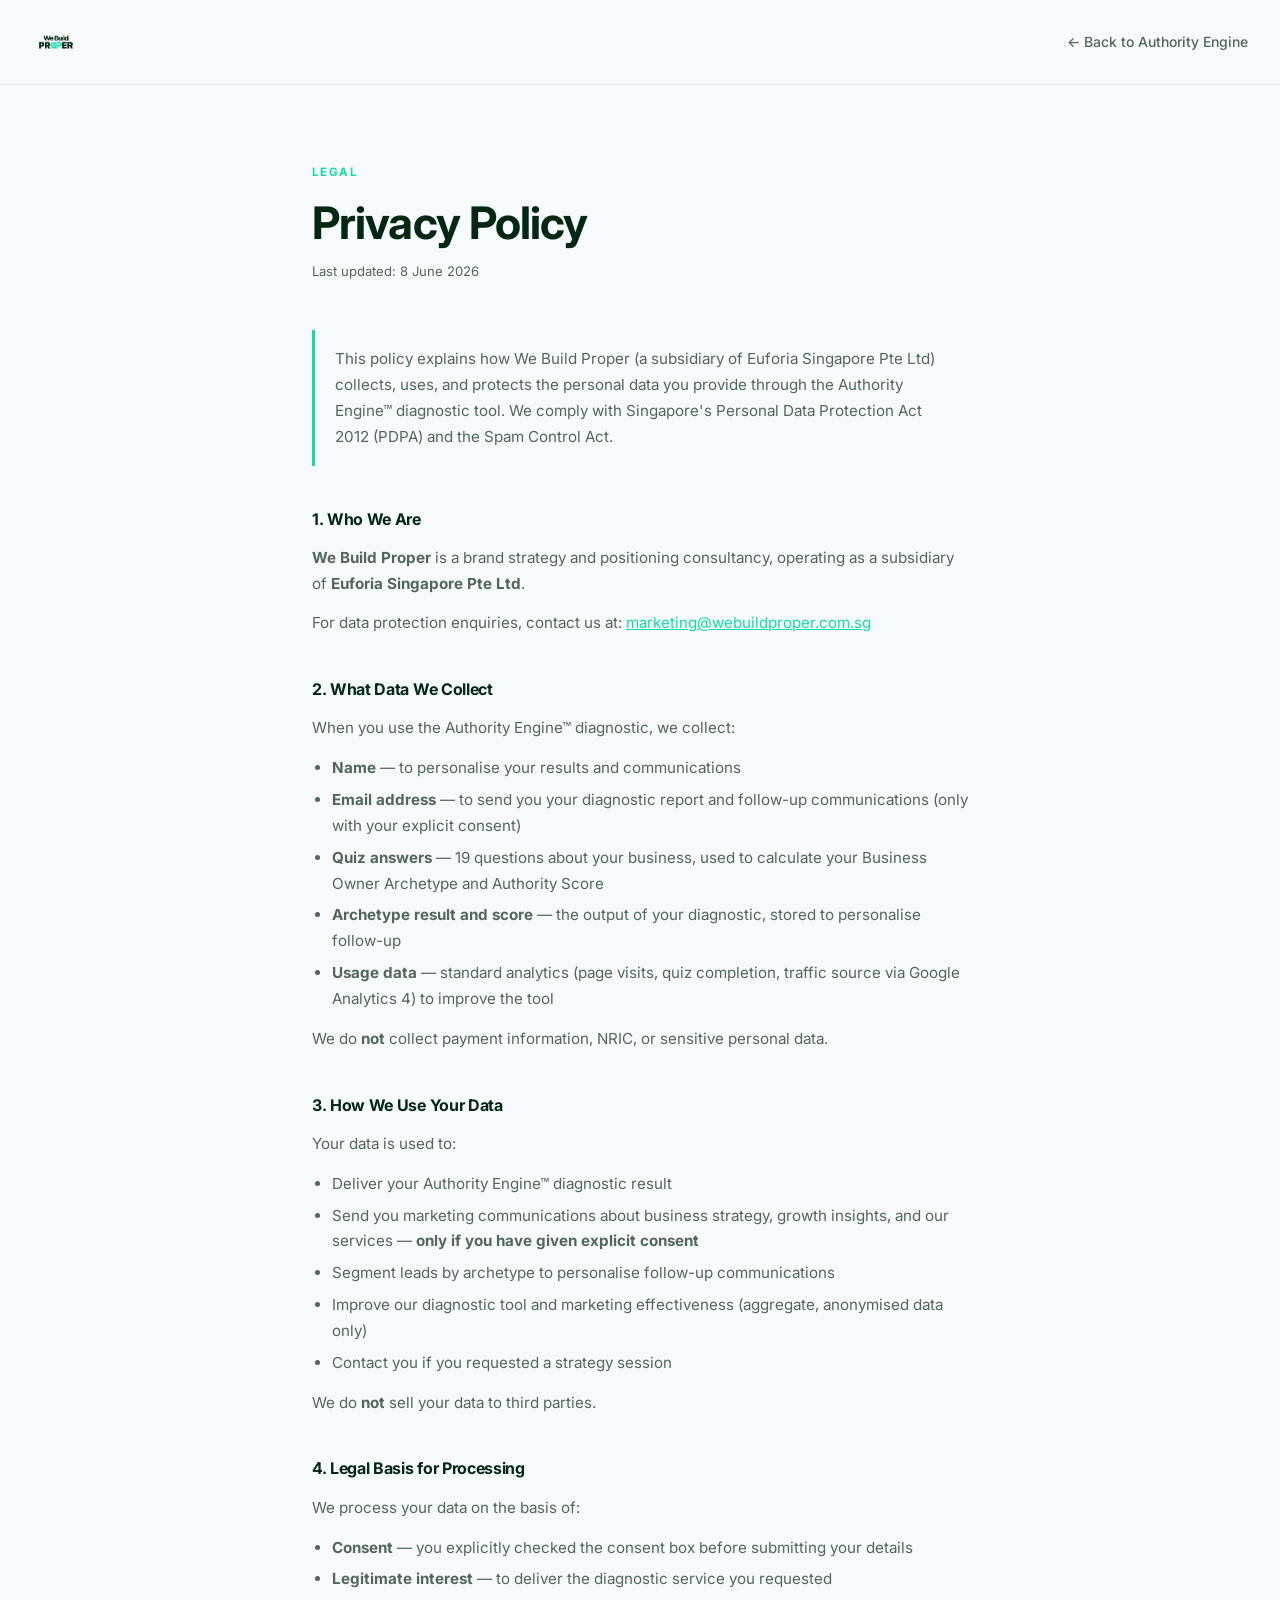
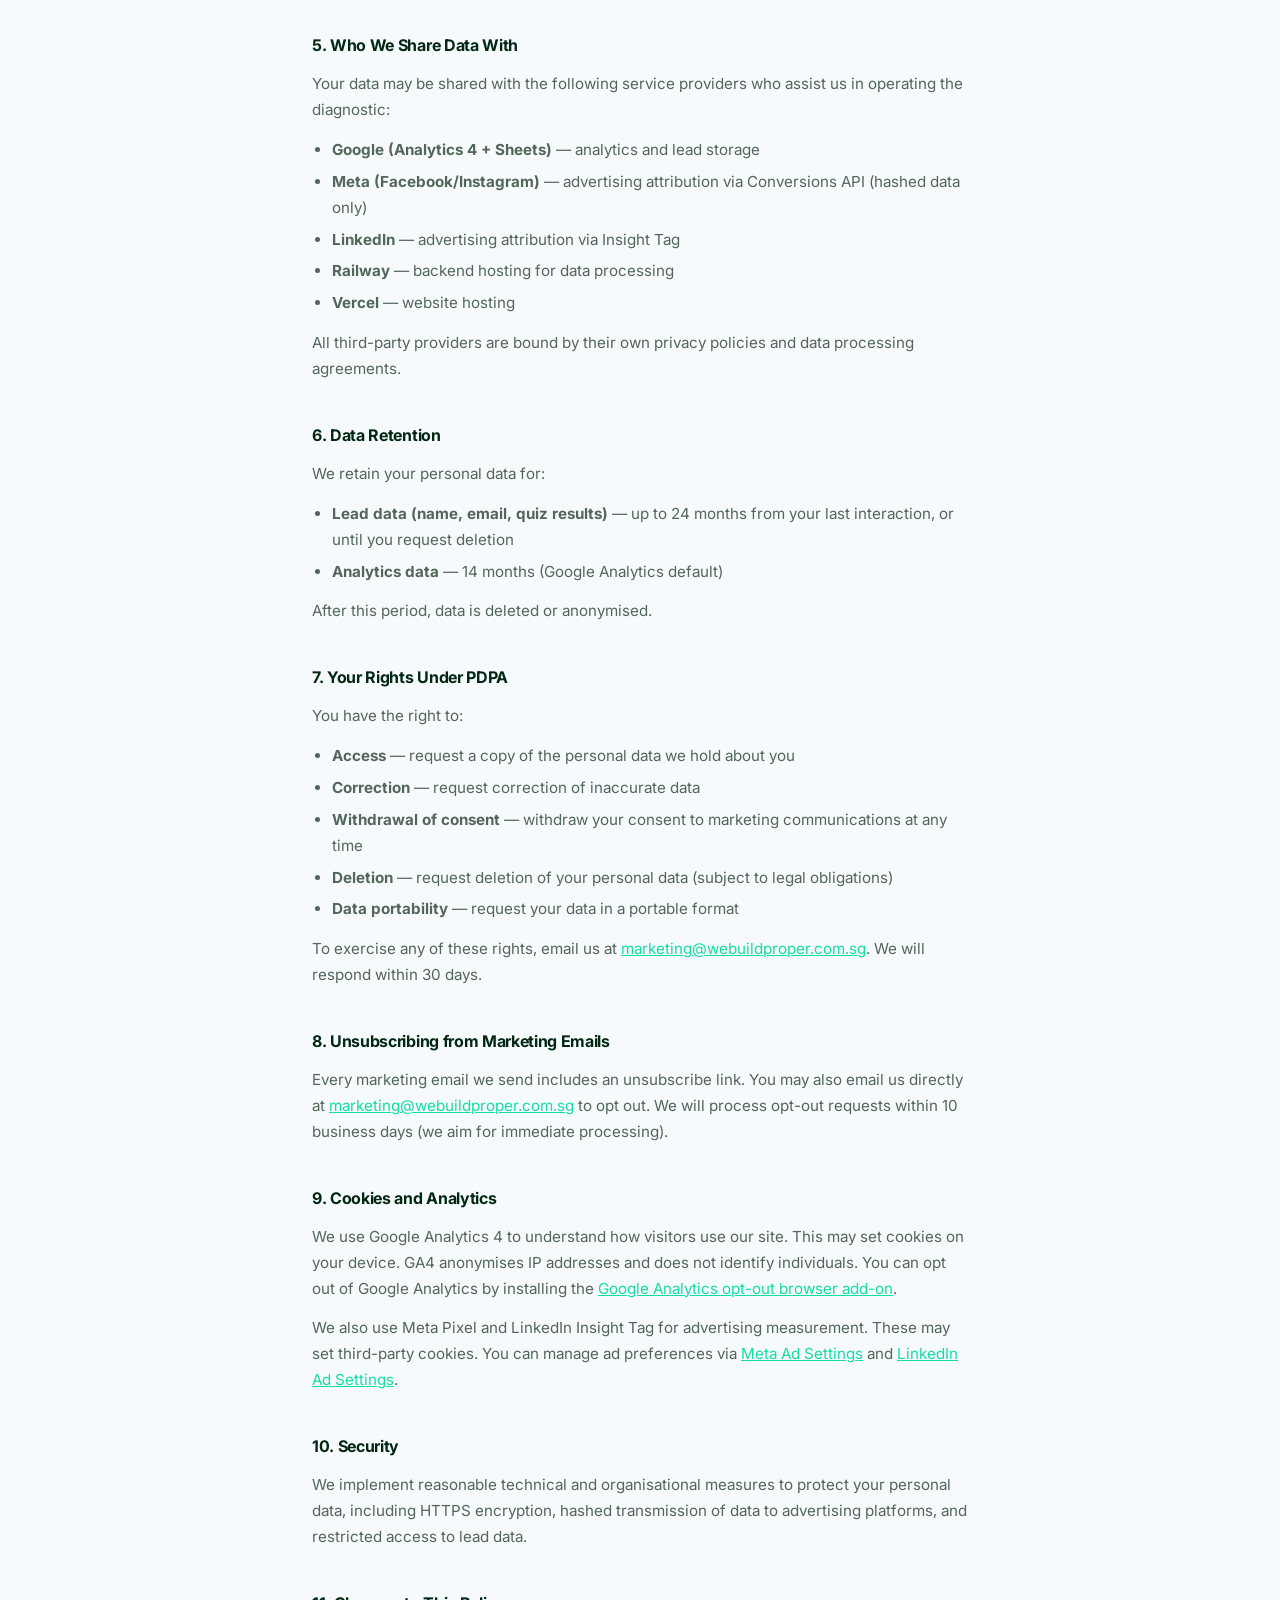
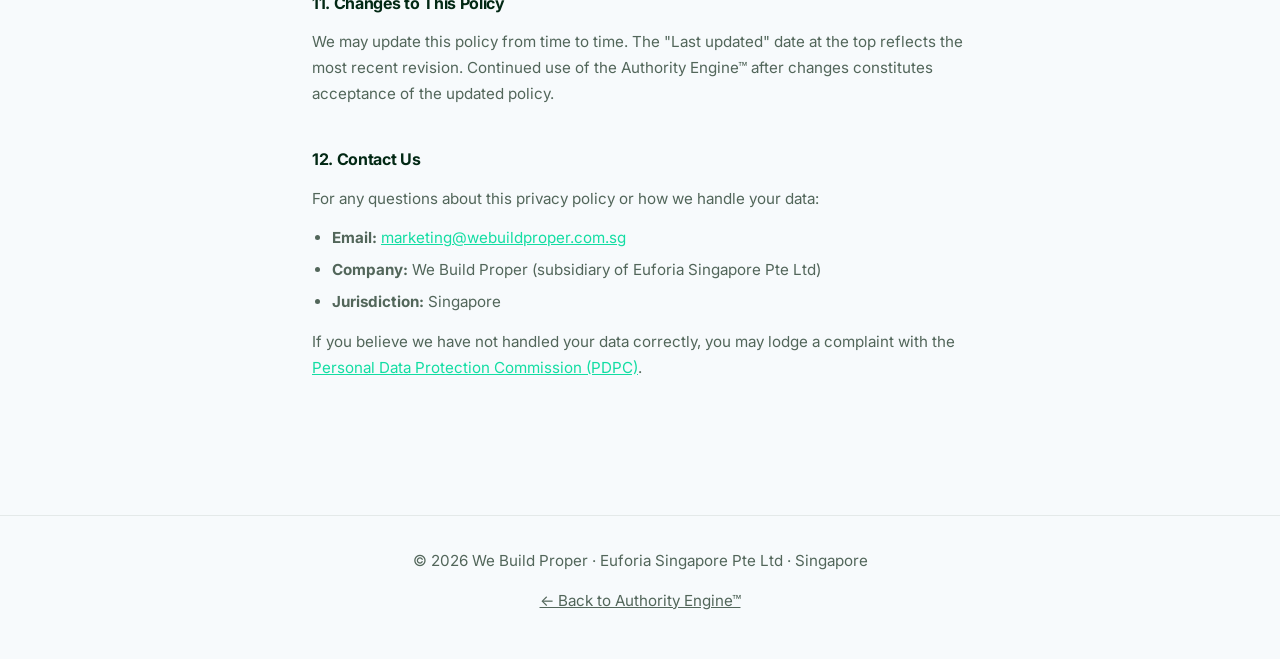
<file: privacy-policy.html>
<!DOCTYPE html>
<html lang="en">
<head>
<meta charset="UTF-8">
<meta name="viewport" content="width=device-width, initial-scale=1.0">
<title>Privacy Policy — We Build Proper</title>
<link rel="preconnect" href="https://fonts.googleapis.com">
<link rel="preconnect" href="https://fonts.gstatic.com" crossorigin>
<style>
  :root {
    --ink: #0f0f10;
    --ink-light: #3a3a42;
    --ink-muted: #8a8a96;
    --accent: #13dda3;
    --cream: #fafaf7;
    --surface: #f4f4f0;
    --border: rgba(2,40,20,0.08);
    --radius: 14px;
  }
  *, *::before, *::after { box-sizing: border-box; margin: 0; padding: 0; }
  html { scroll-behavior: smooth; font-size: 16px; }
  body {
    font-family: 'Inter', system-ui, sans-serif;
    background: var(--cream);
    color: var(--ink);
    -webkit-font-smoothing: antialiased;
    line-height: 1.7;
  }

  nav {
    position: sticky; top: 0; z-index: 100;
    padding: 18px 32px;
    display: flex; align-items: center; justify-content: space-between;
    background: rgba(250,250,247,0.92); backdrop-filter: blur(20px);
    border-bottom: 1px solid var(--border);
  }
  .nav-logo { text-decoration: none; }
  .nav-logo img { height: 48px; width: auto; display: block; }
  .nav-back {
    font-size: 0.875rem; font-weight: 500; color: var(--ink-muted);
    text-decoration: none; display: flex; align-items: center; gap: 6px;
    transition: color 0.2s;
  }
  .nav-back:hover { color: var(--ink); }

  .page {
    max-width: 720px;
    margin: 0 auto;
    padding: 72px 32px 120px;
  }

  .eyebrow {
    display: inline-block; font-size: 0.72rem; font-weight: 700;
    letter-spacing: 0.12em; text-transform: uppercase;
    color: var(--accent); margin-bottom: 16px;
  }
  h1 {
    font-family: 'Inter', system-ui, sans-serif;
    font-size: clamp(2rem, 4vw, 2.8rem);
    font-weight: 400; line-height: 1.1;
    letter-spacing: -0.02em;
    margin-bottom: 12px;
  }
  .last-updated {
    font-size: 0.82rem; color: var(--ink-muted);
    margin-bottom: 48px;
  }

  h2 {
    font-family: 'Inter', system-ui, sans-serif;
    font-size: 1rem; font-weight: 700;
    color: var(--ink);
    margin-top: 40px; margin-bottom: 12px;
  }
  p { font-size: 0.95rem; color: var(--ink-light); margin-bottom: 14px; }
  ul {
    margin: 0 0 14px 20px;
    font-size: 0.95rem; color: var(--ink-light);
  }
  li { margin-bottom: 6px; }
  a { color: var(--accent); text-decoration: underline; }

  .highlight {
    background: var(--surface);
    border-left: 3px solid var(--accent);
    border-radius: 0 var(--radius) var(--radius) 0;
    padding: 16px 20px;
    margin: 20px 0;
  }
  .highlight p { margin-bottom: 0; }

  footer {
    border-top: 1px solid var(--border);
    padding: 32px;
    text-align: center;
    font-size: 0.82rem;
    color: var(--ink-muted);
  }
  footer a { color: var(--ink-muted); }
</style>
<link rel="stylesheet" href="css/brand.css">
</head>
<body>

<nav>
  <a href="index.html" class="nav-logo">
    <img src="img/wbp-logo-wbp.png" style="height:48px;width:auto;display:block;" alt="We Build Proper">
  </a>
  <a href="index.html" class="nav-back">← Back to Authority Engine</a>
</nav>

<div class="page">
  <span class="eyebrow">Legal</span>
  <h1>Privacy Policy</h1>
  <p class="last-updated">Last updated: 8 June 2026</p>

  <div class="highlight">
    <p>This policy explains how We Build Proper (a subsidiary of Euforia Singapore Pte Ltd) collects, uses, and protects the personal data you provide through the Authority Engine™ diagnostic tool. We comply with Singapore's Personal Data Protection Act 2012 (PDPA) and the Spam Control Act.</p>
  </div>

  <h2>1. Who We Are</h2>
  <p><strong>We Build Proper</strong> is a brand strategy and positioning consultancy, operating as a subsidiary of <strong>Euforia Singapore Pte Ltd</strong>.</p>
  <p>For data protection enquiries, contact us at: <a href="mailto:marketing@webuildproper.com.sg">marketing@webuildproper.com.sg</a></p>

  <h2>2. What Data We Collect</h2>
  <p>When you use the Authority Engine™ diagnostic, we collect:</p>
  <ul>
    <li><strong>Name</strong> — to personalise your results and communications</li>
    <li><strong>Email address</strong> — to send you your diagnostic report and follow-up communications (only with your explicit consent)</li>
    <li><strong>Quiz answers</strong> — 19 questions about your business, used to calculate your Business Owner Archetype and Authority Score</li>
    <li><strong>Archetype result and score</strong> — the output of your diagnostic, stored to personalise follow-up</li>
    <li><strong>Usage data</strong> — standard analytics (page visits, quiz completion, traffic source via Google Analytics 4) to improve the tool</li>
  </ul>
  <p>We do <strong>not</strong> collect payment information, NRIC, or sensitive personal data.</p>

  <h2>3. How We Use Your Data</h2>
  <p>Your data is used to:</p>
  <ul>
    <li>Deliver your Authority Engine™ diagnostic result</li>
    <li>Send you marketing communications about business strategy, growth insights, and our services — <strong>only if you have given explicit consent</strong></li>
    <li>Segment leads by archetype to personalise follow-up communications</li>
    <li>Improve our diagnostic tool and marketing effectiveness (aggregate, anonymised data only)</li>
    <li>Contact you if you requested a strategy session</li>
  </ul>
  <p>We do <strong>not</strong> sell your data to third parties.</p>

  <h2>4. Legal Basis for Processing</h2>
  <p>We process your data on the basis of:</p>
  <ul>
    <li><strong>Consent</strong> — you explicitly checked the consent box before submitting your details</li>
    <li><strong>Legitimate interest</strong> — to deliver the diagnostic service you requested</li>
  </ul>

  <h2>5. Who We Share Data With</h2>
  <p>Your data may be shared with the following service providers who assist us in operating the diagnostic:</p>
  <ul>
    <li><strong>Google (Analytics 4 + Sheets)</strong> — analytics and lead storage</li>
    <li><strong>Meta (Facebook/Instagram)</strong> — advertising attribution via Conversions API (hashed data only)</li>
    <li><strong>LinkedIn</strong> — advertising attribution via Insight Tag</li>
    <li><strong>Railway</strong> — backend hosting for data processing</li>
    <li><strong>Vercel</strong> — website hosting</li>
  </ul>
  <p>All third-party providers are bound by their own privacy policies and data processing agreements.</p>

  <h2>6. Data Retention</h2>
  <p>We retain your personal data for:</p>
  <ul>
    <li><strong>Lead data (name, email, quiz results)</strong> — up to 24 months from your last interaction, or until you request deletion</li>
    <li><strong>Analytics data</strong> — 14 months (Google Analytics default)</li>
  </ul>
  <p>After this period, data is deleted or anonymised.</p>

  <h2>7. Your Rights Under PDPA</h2>
  <p>You have the right to:</p>
  <ul>
    <li><strong>Access</strong> — request a copy of the personal data we hold about you</li>
    <li><strong>Correction</strong> — request correction of inaccurate data</li>
    <li><strong>Withdrawal of consent</strong> — withdraw your consent to marketing communications at any time</li>
    <li><strong>Deletion</strong> — request deletion of your personal data (subject to legal obligations)</li>
    <li><strong>Data portability</strong> — request your data in a portable format</li>
  </ul>
  <p>To exercise any of these rights, email us at <a href="mailto:marketing@webuildproper.com.sg">marketing@webuildproper.com.sg</a>. We will respond within 30 days.</p>

  <h2>8. Unsubscribing from Marketing Emails</h2>
  <p>Every marketing email we send includes an unsubscribe link. You may also email us directly at <a href="mailto:marketing@webuildproper.com.sg">marketing@webuildproper.com.sg</a> to opt out. We will process opt-out requests within 10 business days (we aim for immediate processing).</p>

  <h2>9. Cookies and Analytics</h2>
  <p>We use Google Analytics 4 to understand how visitors use our site. This may set cookies on your device. GA4 anonymises IP addresses and does not identify individuals. You can opt out of Google Analytics by installing the <a href="https://tools.google.com/dlpage/gaoptout" target="_blank" rel="noopener">Google Analytics opt-out browser add-on</a>.</p>
  <p>We also use Meta Pixel and LinkedIn Insight Tag for advertising measurement. These may set third-party cookies. You can manage ad preferences via <a href="https://www.facebook.com/ads/preferences" target="_blank" rel="noopener">Meta Ad Settings</a> and <a href="https://www.linkedin.com/psettings/guest-controls" target="_blank" rel="noopener">LinkedIn Ad Settings</a>.</p>

  <h2>10. Security</h2>
  <p>We implement reasonable technical and organisational measures to protect your personal data, including HTTPS encryption, hashed transmission of data to advertising platforms, and restricted access to lead data.</p>

  <h2>11. Changes to This Policy</h2>
  <p>We may update this policy from time to time. The "Last updated" date at the top reflects the most recent revision. Continued use of the Authority Engine™ after changes constitutes acceptance of the updated policy.</p>

  <h2>12. Contact Us</h2>
  <p>For any questions about this privacy policy or how we handle your data:</p>
  <ul>
    <li><strong>Email:</strong> <a href="mailto:marketing@webuildproper.com.sg">marketing@webuildproper.com.sg</a></li>
    <li><strong>Company:</strong> We Build Proper (subsidiary of Euforia Singapore Pte Ltd)</li>
    <li><strong>Jurisdiction:</strong> Singapore</li>
  </ul>
  <p>If you believe we have not handled your data correctly, you may lodge a complaint with the <a href="https://www.pdpc.gov.sg" target="_blank" rel="noopener">Personal Data Protection Commission (PDPC)</a>.</p>
</div>

<footer>
  <p>© 2026 We Build Proper · Euforia Singapore Pte Ltd · Singapore</p>
  <p style="margin-top:8px;"><a href="index.html">← Back to Authority Engine™</a></p>
</footer>

</body>
</html>
</file>
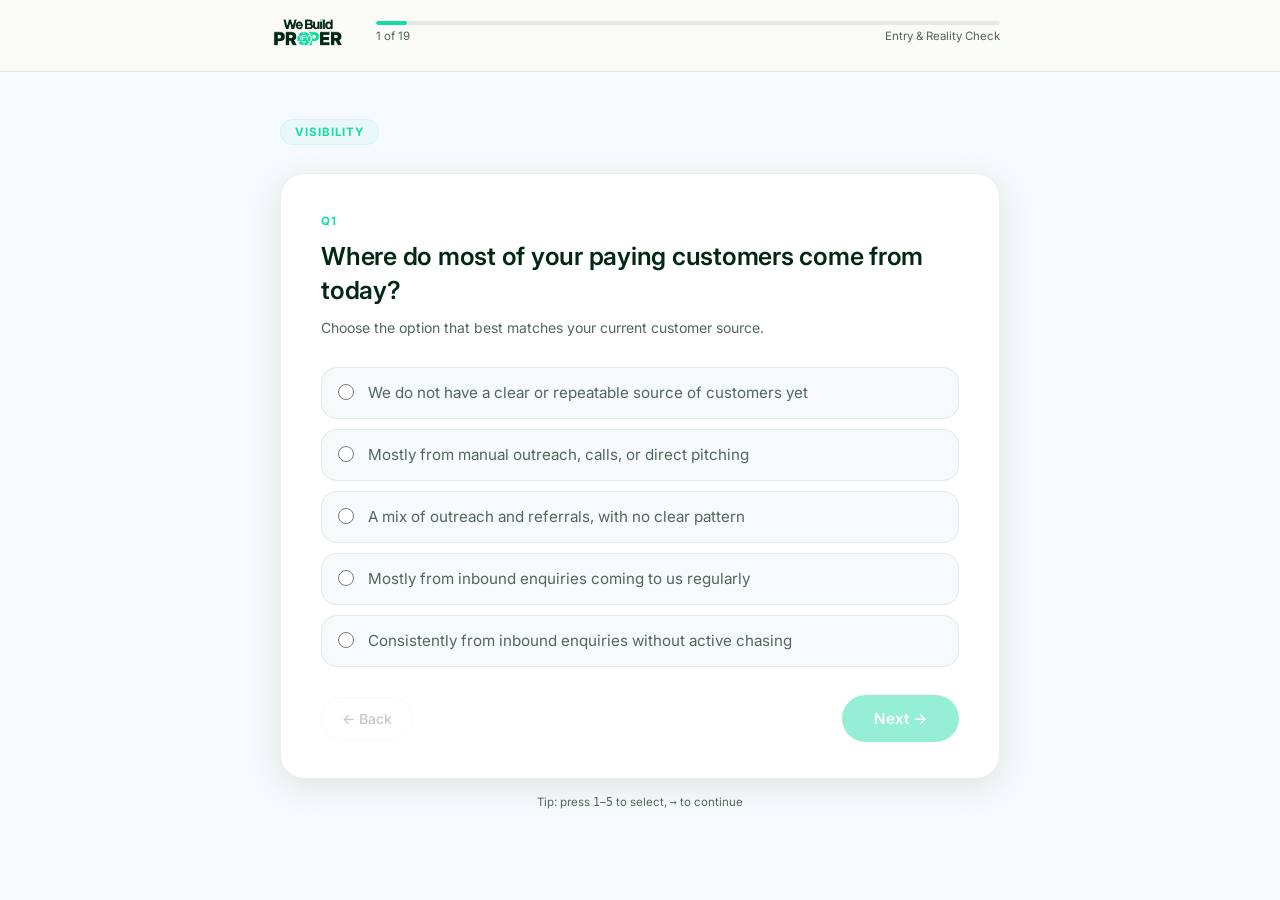
<file: quiz.html>
<!DOCTYPE html>
<html lang="en">
<head>
<meta charset="UTF-8">
<meta name="viewport" content="width=device-width, initial-scale=1.0">
<title>The Authority Engine™ — Brand Diagnostic</title>
<link rel="preconnect" href="https://fonts.googleapis.com">
<link rel="preconnect" href="https://fonts.gstatic.com" crossorigin>
<style>
  :root{
    --ink:#101114;
    --ink-light:#3b3f47;
    --ink-muted:#7a808d;
    --accent:#13dda3;
    --accent-2:#8df1d6;
    --cream:#fafaf7;
    --surface:#f4f4f0;
    --border:rgba(2,40,20,0.08);
    --shadow-sm:0 2px 10px rgba(2,40,20,0.06);
    --shadow-md:0 10px 30px rgba(2,40,20,0.10);
    --radius:16px;
    --radius-pill:999px;
  }
  *{box-sizing:border-box;margin:0;padding:0}
  html{scroll-behavior:smooth}
  body{font-family:'Inter',system-ui,sans-serif;background:var(--surface);min-height:100vh;color:var(--ink)}

  /* ── Quiz Nav ── */
  .quiz-nav{
    position:fixed;top:0;left:0;right:0;z-index:100;
    height:72px; padding:0 32px;
    background:rgba(250,250,247,0.92);backdrop-filter:blur(20px);
    border-bottom:1px solid var(--border); overflow:hidden;
  }
  .quiz-nav-inner{
    max-width:760px;margin:0 auto;
    display:flex;align-items:stretch;gap:20px;height:64px;
  }
  .quiz-nav-logo{text-decoration:none;display:flex;align-items:center;cursor:pointer;transition:opacity 0.18s}
  .quiz-nav-logo:hover{opacity:0.8}
  .quiz-nav-logo span{font-family:'Inter',system-ui,sans-serif;font-size:1.05rem;color:var(--ink);letter-spacing:-0.02em}
  .quiz-nav-logo span em{color:var(--accent);font-style:italic}
  .quiz-nav-progress{flex:1;display:flex;flex-direction:column;justify-content:center;gap:4px}
  .progress-track{
    height:4px;background:var(--border);border-radius:2px;overflow:hidden;
  }
  .progress-fill{
    height:100%;background:var(--accent);border-radius:2px;
    transition:width 0.4s cubic-bezier(.22,1,.36,1);
    width:0%;
  }
  .progress-meta{display:flex;justify-content:space-between;font-size:0.72rem;color:var(--ink-muted)}
  .quiz-nav-name{font-size:0.82rem;color:var(--ink-muted);display:flex;align-items:center;white-space:nowrap}

  /* ── Main quiz area ── */
  .quiz-wrap{
    max-width:760px;margin:0 auto;
    padding:108px 20px 80px;
    min-height:100vh;
    display:flex;flex-direction:column;justify-content:center;
  }

  /* Section header */
  .section-header{
    display:inline-flex;align-items:center;gap:8px;
    margin-bottom:28px;
  }
  .section-tag{
    background:rgba(19,221,163,0.06);color:var(--accent);
    border:1px solid rgba(19,221,163,0.10);border-radius:var(--radius-pill);
    padding:5px 14px;font-size:0.72rem;font-weight:700;letter-spacing:0.08em;text-transform:uppercase;
  }

  /* Question card */
  .question-card{
    background:white;border:1px solid var(--border);border-radius:24px;
    padding:40px 40px 36px;
    box-shadow:var(--shadow-md);
    transition:opacity 0.25s ease,transform 0.25s ease;
  }
  .q-num{font-size:0.72rem;font-weight:700;letter-spacing:0.1em;text-transform:uppercase;color:var(--accent);margin-bottom:12px}
  .q-text{font-size:clamp(1.2rem,3vw,1.55rem);font-weight:600;color:var(--ink);line-height:1.35;margin-bottom:10px;letter-spacing:-0.01em;font-family:'Inter',system-ui,sans-serif}
  .q-help{font-size:0.875rem;color:var(--ink-muted);margin-bottom:28px;line-height:1.55}

  /* Options */
  .options-list{display:flex;flex-direction:column;gap:10px}
  .option{
    display:flex;align-items:flex-start;gap:14px;
    padding:14px 16px;border-radius:var(--radius);
    border:1.5px solid var(--border);
    background:var(--surface);cursor:pointer;
    transition:border-color 0.18s,background 0.18s,transform 0.15s;
  }
  .option:hover{border-color:rgba(19,221,163,0.20);background:white;transform:translateX(2px)}
  .option.selected{border-color:var(--accent);background:rgba(19,221,163,0.03)}
  .option input[type="radio"]{margin-top:2px;accent-color:var(--accent);flex-shrink:0;width:16px;height:16px}
  .option-text{font-size:0.95rem;color:var(--ink-light);line-height:1.45}
  .option.selected .option-text{color:var(--ink)}

  /* Navigation buttons */
  .quiz-nav-btns{
    display:flex;justify-content:space-between;align-items:center;
    margin-top:28px;
  }
  .btn-back{
    background:transparent;border:1.5px solid var(--border);color:var(--ink-muted);
    padding:12px 20px;border-radius:var(--radius-pill);
    font-family:'Inter',system-ui,sans-serif;font-size:0.875rem;font-weight:500;
    cursor:pointer;transition:border-color 0.2s,color 0.2s;
  }
  .btn-back:hover:not(:disabled){border-color:var(--ink-muted);color:var(--ink)}
  .btn-back:disabled{opacity:0.35;cursor:not-allowed}
  .btn-next,.btn-submit{
    background:var(--accent);color:white;
    padding:14px 32px;border-radius:var(--radius-pill);
    font-family:'Inter',system-ui,sans-serif;font-size:0.95rem;font-weight:600;
    border:none;cursor:pointer;
    transition:transform 0.2s,box-shadow 0.2s,opacity 0.2s;
    display:inline-flex;align-items:center;gap:8px;
  }
  .btn-next:hover:not(:disabled),.btn-submit:hover:not(:disabled){
    transform:translateY(-1px);box-shadow:0 8px 24px rgba(19,221,163,0.20);
  }
  .btn-next:disabled,.btn-submit:disabled{opacity:0.45;cursor:not-allowed;transform:none;box-shadow:none}
  .btn-submit{background:#22c55e}
  .btn-submit:hover:not(:disabled){box-shadow:0 8px 24px rgba(34,197,94,0.3)}

  /* Keyboard hint */
  .keyboard-hint{font-size:0.72rem;color:var(--ink-muted);text-align:center;margin-top:16px}

  /* ── Loading overlay ── */
  .loading-overlay{
    position:fixed;inset:0;z-index:200;
    background:rgba(250,250,247,0.96);backdrop-filter:blur(12px);
    display:none;flex-direction:column;align-items:center;justify-content:center;gap:28px;
  }
  .loading-overlay.show{display:flex}
  .luma-spinner{position:relative;width:65px;height:65px;flex-shrink:0}
  .luma-spinner span{
    position:absolute;border-radius:50px;
    box-shadow:inset 0 0 0 3px var(--accent);
    animation:loaderAnim 2.5s infinite;
  }
  .luma-spinner span:nth-child(2){animation-delay:-1.25s}
  @keyframes loaderAnim{
    0%  {inset:0 35px 35px 0}
    12.5%{inset:0 35px 0 0}
    25% {inset:35px 35px 0 0}
    37.5%{inset:35px 0 0 0}
    50% {inset:35px 0 0 35px}
    62.5%{inset:0 0 0 35px}
    75% {inset:0 0 35px 35px}
    87.5%{inset:0 0 35px 0}
    100%{inset:0 35px 35px 0}
  }
  .loading-text-wrap{text-align:center}
  .loading-label{
    font-size:0.72rem;font-weight:700;letter-spacing:0.14em;text-transform:uppercase;
    color:var(--accent);margin-bottom:10px;
  }
  .loading-headline{
    font-family:'Inter',system-ui,sans-serif;
    font-size:clamp(1.3rem,2.5vw,1.6rem);
    color:var(--ink);margin-bottom:6px;
  }
  .loading-sub{font-size:0.875rem;color:var(--ink-muted);}

  /* ── Result section ── */
  .result-section{
    max-width:760px;margin:0 auto;
    padding:108px 20px 80px;
    min-height:100vh;
    display:none;
    position:relative;
  }
  .result-section.show{display:block}
  .result-section::after{
    content:'';
    position:fixed;
    inset:0;
    pointer-events:none;
    z-index:9999;
    background-image:url('img/wbp-logo-bw.png');
    background-repeat:repeat;
    background-size:160px auto;
    opacity:0.15;
    display:none;
  }
  .result-section.show::after{display:block}

  /* Archetype header card */
  .res-archetype-card{
    background:white;border:1px solid var(--border);border-radius:24px;
    padding:28px 32px;box-shadow:var(--shadow-md);margin-bottom:16px;
  }
  .res-arch-eyebrow{
    font-size:0.68rem;font-weight:700;letter-spacing:0.14em;text-transform:uppercase;
    color:var(--ink-muted);margin-bottom:10px;
  }
  .res-arch-name{
    font-family:'Inter',system-ui,sans-serif;
    font-size:clamp(1.6rem,3vw,2.1rem);
    color:var(--accent);margin-bottom:4px;
    display:flex;align-items:baseline;justify-content:space-between;gap:16px;flex-wrap:wrap;
  }
  .res-arch-score-range{font-size:0.9rem;color:var(--ink-muted);font-family:'Inter',system-ui,sans-serif;}
  .res-arch-tagline{font-size:0.95rem;color:var(--ink-light);margin-bottom:16px;line-height:1.55;}
  .res-arch-bullets{list-style:none;display:flex;flex-direction:column;gap:6px;padding:0;}
  .res-arch-bullets li{
    display:flex;align-items:flex-start;gap:10px;
    font-size:0.875rem;color:var(--ink-light);line-height:1.45;
  }
  .res-arch-bullets li::before{
    content:'—';color:var(--accent);font-weight:700;flex-shrink:0;margin-top:1px;
  }

  /* Score dark card */
  .res-score-card{
    background:#101114;border-radius:20px;padding:28px 32px;
    margin-bottom:16px;display:flex;align-items:center;gap:40px;flex-wrap:wrap;
  }
  .res-score-big{flex-shrink:0;text-align:center;}
  .res-score-num{font-family:'Inter',system-ui,sans-serif;font-size:clamp(3rem,6vw,4rem);color:white;line-height:1;}
  .res-score-label{font-size:0.7rem;font-weight:700;letter-spacing:0.14em;text-transform:uppercase;color:rgba(255,255,255,0.4);margin-top:4px;}
  .res-score-desc{font-size:0.7rem;font-weight:700;letter-spacing:0.1em;text-transform:uppercase;color:rgba(255,255,255,0.5);margin-top:2px;}
  .res-dims{flex:1;min-width:200px;}
  .res-dims-title{font-size:0.72rem;font-weight:600;letter-spacing:0.08em;text-transform:uppercase;color:rgba(255,255,255,0.4);margin-bottom:14px;}
  .res-dim-row{display:flex;align-items:center;gap:10px;margin-bottom:10px;}
  .res-dim-name{font-size:0.8rem;color:rgba(255,255,255,0.7);width:90px;flex-shrink:0;}
  .res-dim-bar-wrap{flex:1;background:rgba(255,255,255,0.1);border-radius:4px;height:5px;overflow:hidden;}
  .res-dim-bar{height:100%;border-radius:4px;background:var(--accent);transition:width 0.8s cubic-bezier(.22,1,.36,1);}
  .res-dim-bar.hi{background:#22c55e;}
  .res-dim-val{font-size:0.78rem;font-weight:700;color:rgba(255,255,255,0.85);width:42px;text-align:right;flex-shrink:0;}

  /* Business state + challenge + bottleneck cards */
  .res-panel{
    background:white;border:1px solid var(--border);border-radius:20px;
    padding:22px 24px;margin-bottom:14px;
  }
  .res-panel-eyebrow{
    font-size:0.68rem;font-weight:700;letter-spacing:0.12em;text-transform:uppercase;
    color:var(--accent);margin-bottom:8px;
  }
  .res-panel-eyebrow.orange{color:#d97706;}
  .res-panel h3{font-family:'Inter',system-ui,sans-serif;font-size:1.15rem;color:var(--ink);margin-bottom:6px;}
  .res-panel p{font-size:0.9rem;color:var(--ink-light);line-height:1.55;margin:0;}
  .res-confidence-badge{
    display:inline-flex;align-items:center;gap:6px;
    border:1px solid var(--accent);border-radius:var(--radius-pill);
    padding:4px 12px;font-size:0.72rem;font-weight:700;letter-spacing:0.08em;text-transform:uppercase;
    color:var(--accent);margin-top:12px;
  }

  .res-bottleneck-card{
    background:white;border-left:4px solid var(--accent);border-radius:0 20px 20px 0;
    border:1px solid var(--border);border-left:4px solid var(--accent);
    padding:22px 24px;margin-bottom:14px;
  }
  .res-bottleneck-card .res-panel-eyebrow{color:var(--accent);}
  .res-bottleneck-card h3{font-family:'Inter',system-ui,sans-serif;font-size:1.1rem;color:var(--ink);margin-bottom:8px;}
  .res-bottleneck-card p{font-size:0.9rem;color:var(--ink-light);line-height:1.55;margin:0 0 14px;}
  .res-impact-grid{display:grid;grid-template-columns:1fr 1fr;gap:16px;}
  .res-impact-col-label{font-size:0.65rem;font-weight:700;letter-spacing:0.12em;text-transform:uppercase;color:var(--ink-muted);margin-bottom:6px;}
  .res-impact-col p{font-size:0.84rem;color:var(--ink-light);line-height:1.5;margin:0;}

  .res-secondary-card{
    background:var(--surface);border:1px solid var(--border);border-radius:20px;
    padding:22px 24px;margin-bottom:14px;
  }
  .res-secondary-card .res-panel-eyebrow{color:var(--ink-muted);}
  .res-secondary-card h3{font-family:'Inter',system-ui,sans-serif;font-size:1.1rem;color:var(--ink);margin-bottom:6px;}
  .res-secondary-card p{font-size:0.88rem;color:var(--ink-light);line-height:1.55;margin:0;}

  /* Lead capture form */
  .unlock-section{
    background:linear-gradient(135deg,rgba(19,221,163,0.06),rgba(141,241,214,0.06));
    border:1px solid rgba(19,221,163,0.14);
    border-radius:16px;
    padding:24px;
    margin-top:24px;
  }
  .unlock-section h3{
    font-family:'Inter',system-ui,sans-serif;
    font-size:1.1rem;
    color:var(--ink);
    margin-bottom:8px;
  }
  .unlock-section p{
    font-size:0.9rem;
    color:var(--ink-light);
    margin-bottom:16px;
  }
  .form-group{
    display:grid;
    gap:12px;
    margin-bottom:16px;
  }
  .form-group input{
    padding:12px 14px;
    border:1.5px solid var(--border);
    border-radius:var(--radius);
    background:white;
    color:var(--ink);
    font-family:'Inter',system-ui,sans-serif;
    font-size:0.95rem;
    outline:none;
    transition:border-color 0.2s;
  }
  .form-group input:focus{
    border-color:var(--accent);
  }
  .unlock-error{
    display:none;
    color:#dc2626;
    font-size:0.85rem;
    margin-bottom:12px;
  }
  .btn-unlock{
    width:100%;
    background:var(--accent);
    color:white;
    padding:14px;
    border:none;
    border-radius:var(--radius);
    font-family:'Inter',system-ui,sans-serif;
    font-size:0.95rem;
    font-weight:600;
    cursor:pointer;
    transition:transform 0.2s,box-shadow 0.2s;
  }
  .btn-unlock:hover{
    transform:translateY(-1px);
    box-shadow:0 8px 24px rgba(19,221,163,0.20);
  }
  .unlock-disclaimer{
    font-size:0.75rem;
    color:var(--ink-muted);
    text-align:center;
    margin-top:12px;
  }

  /* ── Cascading reveal ── */
  .reveal-card{
    opacity:0;
    transform:translateY(32px);
    transition:opacity 0.65s cubic-bezier(.22,1,.36,1), transform 0.65s cubic-bezier(.22,1,.36,1);
  }
  .reveal-card.visible{opacity:1;transform:none;}

  @media (max-width:640px){
    .quiz-nav{padding:0 16px}
    .quiz-nav-name{display:none}
    .question-card{padding:28px 20px 24px}
    .quiz-nav-btns{gap:10px}
  }
</style>
<link rel="stylesheet" href="css/brand.css">
</head>
<body>

<!-- Quiz Nav -->
<nav class="quiz-nav" id="quizNav">
  <div class="quiz-nav-inner">
    <a href="index.html" class="quiz-nav-logo">
      <img src="img/wbp-logo-wbp.png" alt="We Build Proper" style="height:96px; width:auto; display:block;">
    </a>
    <div class="quiz-nav-progress">
      <div class="progress-track"><div class="progress-fill" id="progressFill"></div></div>
      <div class="progress-meta">
        <span id="progressCount">1 of 19</span>
        <span id="sectionLabel">Entry & Reality Check</span>
      </div>
    </div>
    <div class="quiz-nav-name"></div>
  </div>
</nav>

<!-- Quiz Section -->
<main class="quiz-wrap" id="quizSection">
  <div class="section-header">
    <span class="section-tag" id="qTag">Visibility</span>
  </div>

  <div class="question-card">
    <div class="q-num" id="qNum">Q1</div>
    <h2 class="q-text" id="qText"></h2>
    <p class="q-help" id="qHelp"></p>
    <div class="options-list" id="optionsList"></div>
    <div class="quiz-nav-btns">
      <button class="btn-back" id="backBtn" type="button">← Back</button>
      <div>
        <button class="btn-next" id="nextBtn" type="button" disabled>Next →</button>
        <button class="btn-submit" id="submitBtn" type="button" disabled style="display:none;">Get My Result →</button>
      </div>
    </div>
  </div>

  <p class="keyboard-hint">Tip: press <kbd>1</kbd>–<kbd>5</kbd> to select, <kbd>→</kbd> to continue</p>
</main>

<!-- Loading Overlay -->
<div class="loading-overlay" id="loadingOverlay">
  <div class="luma-spinner"><span></span><span></span></div>
  <div class="loading-text-wrap">
    <div class="loading-label">The Authority Engine™</div>
    <div class="loading-headline" id="loadingHeadline">Reading your signals…</div>
    <div class="loading-sub" id="loadingSub">Cross-referencing 5 growth dimensions</div>
  </div>
</div>

<!-- Result Section -->
<section class="result-section" id="resultSection">

  <!-- Archetype card -->
  <div class="res-archetype-card reveal-card">
    <div class="res-arch-eyebrow">Your Business Owner Archetype</div>
    <div class="res-arch-name">
      <span id="resArchName">—</span>
      <span class="res-arch-score-range" id="resScoreRange"></span>
    </div>
    <p class="res-arch-tagline" id="resTagline"></p>
    <ul class="res-arch-bullets" id="resBullets"></ul>
  </div>

  <!-- Score dark card -->
  <div class="res-score-card reveal-card">
    <div class="res-score-big">
      <div class="res-score-num" id="resScoreNum">—</div>
      <div class="res-score-label">out of 100</div>
      <div class="res-score-desc">Authority Score</div>
    </div>
    <div class="res-dims">
      <div class="res-dims-title">Your 5 Growth Dimensions</div>
      <div id="resDimBars"></div>
    </div>
  </div>

  <!-- Business State -->
  <div class="res-panel reveal-card" id="resBizState"></div>

  <!-- Perceived challenge note -->
  <div class="res-panel reveal-card" id="resChallengeNote" style="display:none"></div>

  <!-- Primary bottleneck -->
  <div class="res-bottleneck-card reveal-card" id="resBottleneck"></div>

  <!-- Secondary factor -->
  <div class="res-secondary-card reveal-card" id="resSecondary"></div>

  <!-- Unlock Full Report -->
  <div class="unlock-section reveal-card" id="revealUnlock">
    <h3>Unlock Your Full Business Breakdown & Strategy Report</h3>
    <p>Enter your details to receive the full report and a personalised next-step strategy.</p>
    <div class="form-group">
      <input type="text" id="unlockName" placeholder="Your name *" autocomplete="given-name">
      <input type="text" id="unlockCompany" placeholder="Company name *" autocomplete="organization">
      <input type="email" id="unlockEmail" placeholder="Email address *" autocomplete="email">
      <input type="tel" id="unlockPhone" placeholder="Contact number *" autocomplete="tel">
    </div>
    <div class="unlock-error" id="unlockError"></div>
    <p style="font-size:0.78rem; color:var(--ink-muted,#7a808d); line-height:1.55; margin-bottom:16px; text-align:left;">By clicking Get My Full Report →, I agree that We Build Proper may use my details to generate and send my diagnostic result and contact me about my submission, in accordance with the <a href="/privacy-policy.html" target="_blank" style="color:#13dda3; text-decoration:underline;">Privacy Policy</a>.</p>
    <label style="display:flex; align-items:flex-start; gap:10px; margin-bottom:14px; cursor:pointer; text-align:left;">
      <input id="unlockMarketing" type="checkbox" style="margin-top:3px; accent-color:#13dda3; width:15px; height:15px; flex-shrink:0;">
      <span style="font-size:0.78rem; color:var(--ink-muted,#7a808d); line-height:1.55;">I agree to receive marketing communications from We Build Proper (a subsidiary of Euforia Singapore Pte Ltd) about business strategies and growth insights. I can unsubscribe at any time.</span>
    </label>
    <button class="btn-unlock" id="unlockBtn">Get My Full Report →</button>
    <p class="unlock-disclaimer">No spam. No sales calls unless you book one.</p>
  </div>

</section>

<script>
const QUESTIONS = [
  {id:'q1', section:'Entry & Reality Check', tag:'VISIBILITY', text:'Where do most of your paying customers come from today?', help:'Choose the option that best matches your current customer source.', options:[
    {label:'We do not have a clear or repeatable source of customers yet', value:0},
    {label:'Mostly from manual outreach, calls, or direct pitching', value:5},
    {label:'A mix of outreach and referrals, with no clear pattern', value:10},
    {label:'Mostly from inbound enquiries coming to us regularly', value:15},
    {label:'Consistently from inbound enquiries without active chasing', value:20}
  ]},
  {id:'q2', section:'Entry & Reality Check', tag:'VISIBILITY', text:'How often do new customers come to you without you reaching out first?', help:'This helps measure how naturally your business attracts attention.', options:[
    {label:'Almost never', value:0},
    {label:'Rarely — only sometimes and not reliably', value:5},
    {label:'Occasionally, but it is not predictable', value:10},
    {label:'Frequently enough to support growth', value:15},
    {label:'Very consistently, without much chasing', value:20}
  ]},
  {id:'q3', section:'Entry & Reality Check', tag:'VISIBILITY', text:'In a typical week, how many serious enquiries do you receive?', help:'This is a direct visibility validation signal.', options:[
    {label:'None', value:0},
    {label:'1–3 serious enquiries', value:5},
    {label:'4–10 serious enquiries', value:10},
    {label:'More than 10 serious enquiries', value:20}
  ]},
  {id:'q4', section:'Entry & Reality Check', tag:'CONVERSION', text:'Out of every 10 serious enquiries, how many usually become paying customers?', help:'This helps measure actual conversion strength.', options:[
    {label:'0–1 out of 10', value:0},
    {label:'2–3 out of 10', value:5},
    {label:'4–6 out of 10', value:10},
    {label:'7 or more out of 10', value:20}
  ]},
  {id:'q5', section:'Positioning', tag:'POSITIONING', text:'How clearly defined is the type of customer you want to attract?', help:'A clear customer focus helps the market understand who you are for.', options:[
    {label:'It is not clearly defined yet', value:0},
    {label:'It is broad and still too general', value:5},
    {label:'It is somewhat clear, but still broad', value:10},
    {label:'It is clearly defined', value:15},
    {label:'It is very specific and very clear', value:20}
  ]},
  {id:'q6', section:'Positioning', tag:'POSITIONING', text:'How clearly do you explain the main problem your business solves?', help:'This measures how easy it is for a prospect to understand the value of your offer.', options:[
    {label:'I am not clear on the main problem yet', value:0},
    {label:'I explain it in a broad way that covers too much', value:5},
    {label:'I can explain it, but it still sounds general', value:10},
    {label:'I explain it clearly and directly', value:15},
    {label:'I explain a very specific problem in a very clear way', value:20}
  ]},
  {id:'q7', section:'Positioning', tag:'POSITIONING', text:'Which statement best describes why customers choose you over others?', help:'Select the most accurate reason — not the most flattering one.', options:[
    {label:'They choose mainly because I am the cheapest option', value:0},
    {label:'They choose mainly because I am easy to work with or convenient', value:5},
    {label:'They choose because I have a few clear advantages over others', value:10},
    {label:'They choose because I solve a specific problem especially well', value:15},
    {label:'They choose because I am the obvious specialist for that exact need', value:20}
  ]},
  {id:'q8', section:'Positioning', tag:'POSITIONING', text:'How often do customers push back on your pricing?', help:'This helps identify whether the market sees enough value in what you offer.', options:[
    {label:'Almost always', value:0},
    {label:'Often', value:5},
    {label:'Sometimes', value:10},
    {label:'Rarely', value:15},
    {label:'Almost never', value:20}
  ]},
  {id:'q9', section:'Authority & Visibility', tag:'AUTHORITY', text:'How would most people in your market describe you?', help:'This captures your current market perception.', options:[
    {label:'They would not know who I am', value:0},
    {label:'They would see me as one of many similar options', value:5},
    {label:'They would recognise some credibility', value:10},
    {label:'They would see me as experienced', value:15},
    {label:'They would see me as a trusted authority', value:20}
  ]},
  {id:'q10', section:'Authority & Visibility', tag:'AUTHORITY', text:'What proof of your work do you currently show?', help:'This measures how much evidence you have built to support trust.', options:[
    {label:'No meaningful proof is shown yet', value:0},
    {label:'Only a little proof is available', value:5},
    {label:'Some proof is available, but not consistently', value:10},
    {label:'Strong proof is shown regularly', value:15},
    {label:'A strong body of proof is already visible', value:20}
  ]},
  {id:'q11', section:'Authority & Visibility', tag:'AUTHORITY', text:'How clearly does your content demonstrate your expertise?', help:'This checks whether your content strengthens authority or just fills space.', options:[
    {label:'I do not really publish content', value:0},
    {label:'My content is random and inconsistent', value:5},
    {label:'I share some useful content occasionally', value:10},
    {label:'I share useful content on a regular basis', value:15},
    {label:'My content clearly builds authority and expertise', value:20}
  ]},
  {id:'q12', section:'System & Conversion', tag:'SYSTEM_ASSETS', text:'How consistently do you currently market your business?', help:'This shows how structured your growth activity is.', options:[
    {label:'I do not have a consistent marketing routine', value:0},
    {label:'I market only when I have time', value:5},
    {label:'I market occasionally, but not consistently', value:10},
    {label:'I market consistently most weeks', value:15},
    {label:'I market consistently across a clear routine', value:20}
  ]},
  {id:'q13', section:'Authority & Visibility', tag:'VISIBILITY', text:'How easy is it for a potential customer to find you when they search or ask around?', help:'This measures how discoverable your business currently is.', options:[
    {label:'Very hard to find', value:0},
    {label:'A bit difficult to find', value:5},
    {label:'Manageable, but not easy', value:10},
    {label:'Easy to find', value:15},
    {label:'Very easy to find', value:20}
  ]},
  {id:'q14', section:'System & Conversion', tag:'SYSTEM_ASSETS', text:'How do you usually handle new enquiries or leads?', help:'This measures whether your lead handling process is structured or informal.', options:[
    {label:'I do not have a clear process', value:0},
    {label:'I handle each case differently', value:5},
    {label:'I follow a basic routine', value:10},
    {label:'I follow a clear step-by-step process', value:15},
    {label:'I have a structured and optimised system', value:20}
  ]},
  {id:'q15', section:'System & Conversion', tag:'CONVERSION', text:'Do you have a clear process for turning leads into paying customers?', help:'This checks whether the business has a defined conversion method.', options:[
    {label:'No, not yet', value:0},
    {label:'Only an informal approach', value:5},
    {label:'A basic process exists', value:10},
    {label:'A structured process exists', value:15},
    {label:'An optimised process already exists', value:20}
  ]},
  {id:'q16', section:'System & Conversion', tag:'CONVERSION', text:'How predictable is your conversion from lead to customer?', help:'This is the consistency check for actual conversion outcomes.', options:[
    {label:'Very inconsistent', value:0},
    {label:'Somewhat inconsistent', value:5},
    {label:'Moderately predictable', value:10},
    {label:'Consistent', value:15},
    {label:'Very consistent', value:20}
  ]},
  {id:'q17', section:'Perception & Validation', tag:'PERCEPTION', text:'What feels like your biggest challenge right now?', help:'Choose the statement that feels most true.', options:[
    {label:'Not enough people are discovering us', value:'Visibility'},
    {label:'Leads are interested but not buying', value:'Conversion'},
    {label:'People compare us mostly on price', value:'Positioning'},
    {label:'People do not immediately understand our difference', value:'Positioning'},
    {label:'Growth feels inconsistent month to month', value:'Derived'}
  ]},
  {id:'q18', section:'Positioning', tag:'POSITIONING', text:'Can you clearly describe your ideal customer in one sentence?', help:'This checks how clearly you can define the person your business is meant for.', options:[
    {label:'No, I cannot describe them clearly yet', value:0},
    {label:'Somewhat, but it is still broad', value:5},
    {label:'Yes, I can describe them clearly', value:15},
    {label:'Yes, I can describe them very clearly and specifically', value:20}
  ]},
  {id:'q19', section:'Business Context', tag:'CONTEXT', text:'Which best describes your business today?', options:[
    {label:'We mainly deliver services or expertise directly to clients', value:'SERVICE_BASED'},
    {label:'We mainly sell products or packaged offers', value:'PRODUCT_BASED'},
    {label:'We sell both services and products', value:'HYBRID'},
    {label:'We primarily sell to other businesses (B2B)', value:'MAINLY_B2B'},
    {label:'We primarily sell to consumers (B2C)', value:'MAINLY_B2C'}
  ]}
];

const state = { index: 0, answers: {}, result: null };

// ── Behavioral Analytics ─────────────────────────────────────
const _analytics = {
  sessionId: (typeof crypto !== 'undefined' && crypto.randomUUID ? crypto.randomUUID() : Math.random().toString(36).slice(2) + Date.now().toString(36)),
  startedAt: Date.now(),
  questionTimings: {},
  questionArrivals: {},
  backCount: 0,
  answerChanges: {},
  idlePeriods: [],
  keyboardUsed: false,
  maxQuestionReached: 0,
  funnelSteps: ['quiz_started'],
  deviceType: /Mobi|Android/i.test(navigator.userAgent) ? 'mobile' : 'desktop',
  referrer: document.referrer || 'direct',
  tabHiddenAt: null,
};
_analytics.questionArrivals[0] = Date.now();

// Idle detection — fires after 30s of no interaction
(function() {
  const IDLE_THRESHOLD = 30_000;
  let idleTimer = null, idleStart = null;
  function resetIdle() {
    if (idleStart !== null) {
      _analytics.idlePeriods.push({ startedAt: idleStart, durationMs: Date.now() - idleStart, atQuestion: state.index, type: 'inactivity' });
      idleStart = null;
    }
    clearTimeout(idleTimer);
    idleTimer = setTimeout(() => { idleStart = Date.now(); }, IDLE_THRESHOLD);
  }
  ['mousemove','mousedown','keydown','touchstart','scroll'].forEach(evt =>
    document.addEventListener(evt, resetIdle, { passive: true }));
  resetIdle();
})();

// Tab-switch detection + drop-off capture via beforeunload (Safari-compatible)
(function() {
  document.addEventListener('visibilitychange', () => {
    if (document.visibilityState === 'hidden') {
      _analytics.tabHiddenAt = Date.now();
    } else if (_analytics.tabHiddenAt) {
      const dur = Date.now() - _analytics.tabHiddenAt;
      if (dur >= 30_000) _analytics.idlePeriods.push({ startedAt: _analytics.tabHiddenAt, durationMs: dur, atQuestion: state.index, type: 'tab_switch' });
      _analytics.tabHiddenAt = null;
    }
  });

  let beaconSent = false;
  function sendDropOffBeacon() {
    if (beaconSent || _analytics.funnelSteps.includes('quiz_submitted')) return;
    beaconSent = true;
    const totalIdleMs = _analytics.idlePeriods.reduce((s, p) => s + p.durationMs, 0);
    try {
      const payload = JSON.stringify({
        type: 'drop_off',
        sessionId: _analytics.sessionId,
        dropOffQuestion: state.index + 1,
        maxQuestionReached: _analytics.maxQuestionReached + 1,
        totalTimeMs: Date.now() - _analytics.startedAt,
        totalIdleMs,
        idleCount: _analytics.idlePeriods.length,
        backCount: _analytics.backCount,
        answeredCount: Object.keys(state.answers).length,
        funnelSteps: _analytics.funnelSteps,
        questionTimings: _analytics.questionTimings,
        deviceType: _analytics.deviceType,
        referrer: _analytics.referrer,
        droppedAt: new Date().toISOString(),
      });
      if (navigator.sendBeacon) navigator.sendBeacon('/api/log', payload);
    } catch(e) {}
  }

  window.addEventListener('beforeunload', sendDropOffBeacon);
  window.addEventListener('pagehide', sendDropOffBeacon);
})();

function buildAnalyticsPayload() {
  const totalIdleMs = _analytics.idlePeriods.reduce((s, p) => s + p.durationMs, 0);
  return {
    analytics: {
      sessionId: _analytics.sessionId,
      totalTimeMs: Date.now() - _analytics.startedAt,
      totalIdleMs,
      idleCount: _analytics.idlePeriods.length,
      backCount: _analytics.backCount,
      answerChanges: _analytics.answerChanges,
      keyboardUsed: _analytics.keyboardUsed,
      questionTimings: _analytics.questionTimings,
      maxQuestionReached: _analytics.maxQuestionReached + 1,
      funnelSteps: _analytics.funnelSteps,
      deviceType: _analytics.deviceType,
      referrer: _analytics.referrer,
    }
  };
}
// ─────────────────────────────────────────────────────────────

const els = {
  progressFill: document.getElementById('progressFill'),
  progressCount: document.getElementById('progressCount'),
  sectionLabel: document.getElementById('sectionLabel'),
  qTag: document.getElementById('qTag'),
  qNum: document.getElementById('qNum'),
  qText: document.getElementById('qText'),
  qHelp: document.getElementById('qHelp'),
  optionsList: document.getElementById('optionsList'),
  backBtn: document.getElementById('backBtn'),
  nextBtn: document.getElementById('nextBtn'),
  submitBtn: document.getElementById('submitBtn'),
  userName: document.getElementById('userName'),
  quizSection: document.getElementById('quizSection'),
  resultSection: document.getElementById('resultSection'),
};

(function() {
  try {
    const lead = JSON.parse(sessionStorage.getItem('ae_lead') || '{}');
    if (lead.name && els.userName) els.userName.textContent = lead.name;
  } catch(e) {}
})();

function hasAnswer(id) { return Object.prototype.hasOwnProperty.call(state.answers, id); }
function round1(n) { return Math.round(n*10)/10; }
function avg(arr) { return arr.reduce((a,b)=>a+b,0)/arr.length; }
function currentQuestion() { return QUESTIONS[state.index]; }

function buildReportPackage(answers, result) {
  return {
    q1:  answers['q1'],   // Visibility
    q2:  answers['q2'],   // Visibility
    q3:  answers['q3'],   // Visibility
    q4:  answers['q4'],   // Conversion
    q5:  answers['q5'],   // Positioning
    q6:  answers['q6'],   // Positioning
    q7:  answers['q7'],   // Positioning
    q8:  answers['q8'],   // Positioning
    q9:  answers['q9'],   // Authority
    q10: answers['q10'],  // Authority
    q11: answers['q11'],  // Authority
    q12: answers['q12'],  // System Assets
    q13: answers['q13'],  // Visibility
    q14: answers['q14'],  // System Assets
    q15: answers['q15'],  // Conversion
    q16: answers['q16'],  // Conversion
    q17: answers['q17'],  // string: perceived bottleneck
    q18: answers['q18'],  // Positioning
    q19: answers['q19'],  // string: business context enum
  };
}

function calcDimension(name) {
  const q = state.answers;
  const map = {
    Positioning: ['q5','q6','q7','q8','q18'],
    Visibility: ['q1','q2','q3','q13'],
    Authority: ['q9','q10','q11'],
    'System Assets': ['q12','q14'],
    Conversion: ['q4','q15','q16']
  };
  const vals = map[name].map(k=>q[k]).filter(v=>typeof v==='number');
  if(vals.length !== map[name].length) return null;
  return avg(vals);
}

function getDims() {
  const dims = {
    Positioning: calcDimension('Positioning'),
    Visibility: calcDimension('Visibility'),
    Authority: calcDimension('Authority'),
    SystemAssets: calcDimension('System Assets'),
    Conversion: calcDimension('Conversion')
  };
  return Object.values(dims).some(v=>v===null) ? null : dims;
}

function weightedRank(d) {
  const arr = [
    {name:'Positioning', v: d.Positioning*1.5},
    {name:'Visibility', v: d.Visibility*1.0},
    {name:'Authority', v: d.Authority*1.0},
    {name:'System Assets', v: d.SystemAssets*1.0},
    {name:'Conversion', v: d.Conversion*1.2}
  ];
  const priority = {'Positioning':0, 'Conversion':1, 'Visibility':2, 'System Assets':3, 'Authority':4};
  arr.sort((a,b) => (a.v - b.v) || (priority[a.name] - priority[b.name]));
  return arr.map(x=>x.name);
}

function totalScore(d) {
  return Math.round(avg([d.Positioning, d.Visibility, d.Authority, d.SystemAssets, d.Conversion]) * 5);
}

function archetypeFromScore(score, dims) {
  let archetype = 'Invisible Operator';
  if(score >= 81) archetype = 'Market Leader';
  else if(score >= 61) archetype = 'Rising Authority';
  else if(score >= 31) archetype = 'Hustling Builder';
  const anyZero = Object.values(dims).some(v => v === 0);
  if(anyZero && archetype !== 'Invisible Operator' && archetype !== 'Hustling Builder') {
    archetype = 'Hustling Builder';
  }
  return archetype;
}

function determineState(dims, rank) {
  const min = Math.min(...Object.values(dims));
  const l1 = rank[0];
  if(min <= 5) return {primary: l1, secondary: rank[1], note: 'Your business is still building its foundation.'};
  if(min >= 12) return {primary: 'Scale / Optimisation', secondary: rank[0], note: 'Your business is in a strong position.'};
  return {primary: l1, secondary: rank[1], note: 'Your business is moving, but one key area is still limiting stronger performance.'};
}

function resolveResult(dims) {
  const score = totalScore(dims);
  const rank = weightedRank(dims);
  const archetype = archetypeFromScore(score, dims);
  const out = determineState(dims, rank);
  return {
    score,
    archetype,
    primary: out.primary,
    secondary: out.secondary,
    stateNote: out.note,
    raw: {
      Positioning: round1(dims.Positioning),
      Visibility: round1(dims.Visibility),
      Authority: round1(dims.Authority),
      'System Assets': round1(dims.SystemAssets),
      Conversion: round1(dims.Conversion)
    }
  };
}

function copyFor(result) {
  const archetype = {
    'Invisible Operator': 'You are the Invisible Operator — effort is being invested, but your business is not yet being seen clearly enough in the market.',
    'Hustling Builder': 'You are the Hustling Builder — there is effort and activity, but the business is not yet compounding in a structured way.',
    'Rising Authority': 'You are the Rising Authority — momentum is building, but the business is not yet fully systemised for scale.',
    'Market Leader': 'You are the Market Leader — your business is already strong, and the next stage is about refinement, leverage, and scale.'
  };
  const primary = {
    'Positioning': {
      text: 'Your biggest constraint is positioning — your market does not yet have a clear enough reason to choose you over others.',
      forward: 'Once your positioning is clearer, people will understand your value faster.'
    },
    'Visibility': {
      text: 'Your biggest constraint is visibility — the right people are not seeing you often enough.',
      forward: 'Once visibility improves, your business will have more opportunities coming in.'
    },
    'Authority': {
      text: 'Your biggest constraint is authority — your market does not yet have enough proof or trust signals to move confidently.',
      forward: 'Once authority is stronger, trust becomes easier to build.'
    },
    'System Assets': {
      text: 'Your biggest constraint is system assets — your business does not yet have a structured system to support consistent growth.',
      forward: 'Once systems are clearer, growth becomes easier to repeat.'
    },
    'Conversion': {
      text: 'Your biggest constraint is conversion — interest is there, but too much of it is not turning into paying customers.',
      forward: 'Once conversion improves, more interest will turn into actual business.'
    },
    'Scale / Optimisation': {
      text: 'Your business is already strong, and the next opportunity is to improve efficiency, leverage, and scale.',
      forward: 'Once refined, your business can perform more efficiently and scale more confidently.'
    }
  };
  return {
    archetype: archetype[result.archetype] || `You are the ${result.archetype}.`,
    primary: primary[result.primary] || primary['Visibility'],
  };
}

function renderQuestion() {
  const q = currentQuestion();
  const total = QUESTIONS.length;
  const pct = Math.round(((state.index + 1) / total) * 100);

  els.progressFill.style.width = pct + '%';
  els.progressCount.textContent = `${state.index + 1} of ${total}`;
  els.sectionLabel.textContent = q.section;
  els.qTag.textContent = q.tag;
  els.qNum.textContent = `Q${state.index + 1}`;
  els.qText.textContent = q.text;
  els.qHelp.textContent = q.help;

  els.optionsList.innerHTML = '';
  q.options.forEach((opt, i) => {
    const id = `opt_${state.index}_${i}`;
    const selected = state.answers[q.id] === opt.value;
    const label = document.createElement('label');
    label.className = 'option' + (selected ? ' selected' : '');
    label.innerHTML = `<input type="radio" id="${id}" name="question" ${selected ? 'checked' : ''}>
      <span class="option-text">${opt.label}</span>`;
    label.querySelector('input').addEventListener('change', () => {
      if (state.answers[q.id] !== undefined) {
        _analytics.answerChanges[q.id] = (_analytics.answerChanges[q.id] || 0) + 1;
      }
      state.answers[q.id] = opt.value;
      document.querySelectorAll('.option').forEach(l => l.classList.remove('selected'));
      label.classList.add('selected');
      updateNav();
    });
    els.optionsList.appendChild(label);
  });

  updateNav();
}

function updateNav() {
  const q = currentQuestion();
  const answered = hasAnswer(q.id);
  const isLast = state.index === QUESTIONS.length - 1;
  const isFirst = state.index === 0;

  els.backBtn.disabled = isFirst;
  if (isLast) {
    els.nextBtn.style.display = 'none';
    els.submitBtn.style.display = 'inline-flex';
    els.submitBtn.disabled = !answered;
  } else {
    els.nextBtn.style.display = 'inline-flex';
    els.submitBtn.style.display = 'none';
    els.nextBtn.disabled = !answered;
  }
}

const SHEET_URL = 'https://script.google.com/macros/s/AKfycbyt7jIvcIKgib3eXpu78auD2aWmVuI49Ho6UzjN91-PAFYuk-SmQ4-TjcpRyiIBi3eUBg/exec';

function fireBeacon(payload) {
  try {
    const encoded = encodeURIComponent(JSON.stringify(payload));
    const url = SHEET_URL + '?data=' + encoded;
    new Image().src = url;
  } catch(e) { console.error('[AE] Beacon failed:', e); }
}

const ARCHETYPE_META = {
  'Invisible Operator': {
    scoreRange: 'Score 0–30',
    tagline: 'Effort is being invested — but the business is not yet visible enough in the market.',
    bullets: [
      'The foundation is still being built',
      'Customers are hard to attract consistently',
      'The business depends heavily on manual effort',
      'A clear direction will unlock faster momentum'
    ]
  },
  'Hustling Builder': {
    scoreRange: 'Score 31–60',
    tagline: 'There\'s momentum here — but several things need to click before it compounds.',
    bullets: [
      'You\'re active, but growth isn\'t yet predictable',
      'Some areas are working — others are pulling the whole engine back',
      'You\'re close to a breakout, but one or two gaps are in the way',
      'The effort is real. The system just needs sharpening'
    ]
  },
  'Rising Authority': {
    scoreRange: 'Score 61–80',
    tagline: 'Momentum is building — but the business is not yet fully systemised for scale.',
    bullets: [
      'You\'re already attracting some of the right clients',
      'Your positioning is clearer than most — but not yet locked in',
      'Authority is visible, but not yet consistent enough to drive referrals',
      'One more layer of structure and this compounds fast'
    ]
  },
  'Market Leader': {
    scoreRange: 'Score 81–100',
    tagline: 'Your business is strong. The next stage is refinement, leverage, and scale.',
    bullets: [
      'Clients come to you — you don\'t chase them',
      'Your positioning is clear and your market knows it',
      'You command a premium and justify it',
      'The next unlock is optimisation and scale'
    ]
  }
};

const PRIMARY_COPY = {
  'Positioning': {
    stateTitle: 'Positioning Blocked',
    text: 'Your biggest constraint is your Positioning.',
    detail: 'Your market does not yet have a clear enough reason to choose you over others. Too much of the decision comes down to price or convenience — not differentiation.',
    impact: 'This leads to price pressure, longer sales cycles, and customers who shop around rather than commit.',
    forward: 'Once your positioning is sharper, the right clients arrive already pre-sold on why you\'re the right fit.'
  },
  'Visibility': {
    stateTitle: 'Visibility Blocked',
    text: 'Your biggest constraint is your Visibility.',
    detail: 'The right people are not seeing you often enough. Your business may be doing good work — but the market doesn\'t know it yet.',
    impact: 'This leads to inconsistent leads, over-reliance on referrals, and slow growth that depends on you showing up manually.',
    forward: 'Once visibility improves, your business will have more opportunities coming in — without chasing every one of them.'
  },
  'Authority': {
    stateTitle: 'Authority Blocked',
    text: 'Your biggest constraint is your Authority.',
    detail: 'Your market does not yet have enough proof or trust signals to move confidently. People are interested — but they need more evidence before they commit.',
    impact: 'This leads to longer decision cycles, more objections, and deals that fall through at the last moment.',
    forward: 'Once authority is stronger, trust becomes easier to establish and the conversion gap closes naturally.'
  },
  'System Assets': {
    stateTitle: 'System Assets Blocked',
    text: 'Your biggest constraint is your Systems.',
    detail: 'Your business doesn\'t yet have a structured system to support consistent growth. Too much depends on manual effort and individual decisions.',
    impact: 'This leads to growth that\'s hard to repeat, and effort that doesn\'t compound.',
    forward: 'Once systems are clearer, growth becomes something you can predict and repeat — not just hope for.'
  },
  'Conversion': {
    stateTitle: 'Conversion Blocked',
    text: 'Your biggest constraint is your Conversion.',
    detail: 'Interest is there, but too much of it is not turning into paying customers. The gap between enquiry and decision is still too wide.',
    impact: 'This means real revenue is being left on the table — even when the leads are solid.',
    forward: 'Once conversion improves, more of your existing audience turns into actual business without needing more traffic.'
  },
  'Scale / Optimisation': {
    stateTitle: 'Ready to Scale',
    text: 'Your business is in a strong position.',
    detail: 'The foundation is solid. Your biggest opportunity now is to improve efficiency, leverage, and scale — not rebuild.',
    impact: 'The risk at this stage is plateau — not growing the lead without also growing the infrastructure.',
    forward: 'Once refined, your business can perform more efficiently and scale more confidently.'
  }
};

const SECONDARY_COPY = {
  'Positioning': 'Your market doesn\'t yet have a clear enough reason to choose you. People might like you — but they\'re not yet convinced you\'re the right fit.',
  'Visibility': 'Not enough of the right people are seeing you regularly. More consistent exposure will compound over time.',
  'Authority': 'Your market doesn\'t yet have enough proof or trust signals to move confidently. People are interested — but they need more evidence before they commit.',
  'System Assets': 'Your lead handling and follow-up process still has room to become more structured and repeatable.',
  'Conversion': 'Some of your leads are dropping off before they become customers. A clearer conversion process will close that gap.',
  'Scale / Optimisation': 'Your systems are mostly in place. The next opportunity is to optimise for efficiency and leverage.'
};

function showResult(result) {
  const meta = ARCHETYPE_META[result.archetype] || ARCHETYPE_META['Hustling Builder'];
  const pCopy = PRIMARY_COPY[result.primary] || PRIMARY_COPY['Visibility'];
  const sCopy = SECONDARY_COPY[result.secondary] || '';

  // Archetype card
  document.getElementById('resArchName').textContent = result.archetype;
  document.getElementById('resScoreRange').textContent = meta.scoreRange;
  document.getElementById('resTagline').textContent = meta.tagline;
  document.getElementById('resBullets').innerHTML = meta.bullets.map(b => `<li>${b}</li>`).join('');

  // Score card
  document.getElementById('resScoreNum').textContent = result.score;
  const dims = [
    {name:'Positioning', val:result.raw.Positioning, max:20},
    {name:'Visibility', val:result.raw.Visibility, max:20},
    {name:'Authority', val:result.raw.Authority, max:20},
    {name:'System Assets', val:result.raw['System Assets'], max:20},
    {name:'Conversion', val:result.raw.Conversion, max:20},
  ];
  const maxVal = Math.max(...dims.map(d=>d.val));
  document.getElementById('resDimBars').innerHTML = dims.map(d => {
    const pct = Math.round((d.val / d.max) * 100);
    const isHi = d.val === maxVal;
    return `<div class="res-dim-row">
      <div class="res-dim-name">${d.name}</div>
      <div class="res-dim-bar-wrap"><div class="res-dim-bar${isHi?' hi':''}" style="width:0%" data-pct="${pct}"></div></div>
      <div class="res-dim-val">${d.val} / 20</div>
    </div>`;
  }).join('');

  // Animate bars after paint
  requestAnimationFrame(() => {
    requestAnimationFrame(() => {
      document.querySelectorAll('.res-dim-bar').forEach(b => {
        b.style.width = b.dataset.pct + '%';
      });
    });
  });

  // Business state
  const stateNote = result.stateNote || '';
  document.getElementById('resBizState').innerHTML = `
    <div class="res-panel-eyebrow">Business State</div>
    <h3>${pCopy.stateTitle}</h3>
    <p>${stateNote}</p>
    <div class="res-confidence-badge">Medium–High Confidence</div>
  `;

  // Challenge note (q17 self-reported vs data)
  const perceived = state.answers['q17'];
  const challengeEl = document.getElementById('resChallengeNote');
  if (perceived && typeof perceived === 'string' && perceived !== result.primary && perceived !== 'Derived') {
    challengeEl.style.display = 'block';
    challengeEl.innerHTML = `
      <div class="res-panel-eyebrow orange">Note on Your Perceived Challenge</div>
      <p>You identified <strong>${perceived}</strong> as your main challenge, but the data points to <strong>${result.primary}</strong> as the root constraint.</p>
    `;
  } else {
    challengeEl.style.display = 'none';
  }

  // Primary bottleneck
  document.getElementById('resBottleneck').innerHTML = `
    <div class="res-panel-eyebrow">Primary Growth Bottleneck</div>
    <h3>${pCopy.text}</h3>
    <p>${pCopy.detail}</p>
    <div class="res-impact-grid">
      <div class="res-impact-col">
        <div class="res-impact-col-label">Impact</div>
        <p>${pCopy.impact}</p>
      </div>
      <div class="res-impact-col">
        <div class="res-impact-col-label">Forward Shift</div>
        <p>${pCopy.forward}</p>
      </div>
    </div>
  `;

  // Secondary factor
  document.getElementById('resSecondary').innerHTML = `
    <div class="res-panel-eyebrow">Secondary Factor</div>
    <h3>${result.secondary}</h3>
    <p>${sCopy}</p>
  `;
}

function goNext() {
  if (!hasAnswer(currentQuestion().id)) return;
  if (state.index < QUESTIONS.length - 1) {
    const now = Date.now();
    const arrivedAt = _analytics.questionArrivals[state.index] || _analytics.startedAt;
    _analytics.questionTimings['q' + (state.index + 1)] = { arrivedAt, leftAt: now, timeMs: now - arrivedAt };
    _analytics.maxQuestionReached = Math.max(_analytics.maxQuestionReached, state.index + 1);
    state.index++;
    _analytics.questionArrivals[state.index] = Date.now();
    _analytics.funnelSteps.push('q' + (state.index + 1) + '_reached');
    renderQuestion();
    window.scrollTo(0, 0);
  }
}

function goBack() {
  if (state.index > 0) {
    _analytics.backCount++;
    const now = Date.now();
    const arrivedAt = _analytics.questionArrivals[state.index] || _analytics.startedAt;
    _analytics.questionTimings['q' + (state.index + 1)] = { arrivedAt, leftAt: now, timeMs: now - arrivedAt };
    state.index--;
    if (!_analytics.questionArrivals[state.index]) _analytics.questionArrivals[state.index] = Date.now();
    renderQuestion();
    window.scrollTo(0, 0);
  }
}

const LOADING_MESSAGES = [
  { headline: 'Reading your signals…', sub: 'Cross-referencing 5 growth dimensions' },
  { headline: 'Algorithm is algorithming…', sub: 'Mapping your authority profile' },
  { headline: 'Working on it…', sub: 'Identifying your primary constraint' },
  { headline: 'Diagnosing the bottleneck…', sub: 'Comparing against 1,000+ business patterns' },
  { headline: 'Almost there…', sub: 'Generating your personalised insight' },
];

function showLoading() {
  const overlay = document.getElementById('loadingOverlay');
  overlay.classList.add('show');
  let i = 0;
  const interval = setInterval(() => {
    i = (i + 1) % LOADING_MESSAGES.length;
    document.getElementById('loadingHeadline').textContent = LOADING_MESSAGES[i].headline;
    document.getElementById('loadingSub').textContent = LOADING_MESSAGES[i].sub;
  }, 600);
  return { overlay, interval };
}

function submitQuiz() {
  const dims = getDims();
  if (!dims) {
    let lead = {};
    try { lead = JSON.parse(sessionStorage.getItem('ae_lead') || '{}'); } catch(e) {}
    _analytics.funnelSteps.push('quiz_submitted');
    fireBeacon({ name: lead.name||'', email: lead.email||'', archetype:'incomplete', score:0, primary:'', secondary:'', raw:{}, answers:state.answers, submittedAt:new Date().toISOString(), ...buildAnalyticsPayload() });
    return;
  }

  // Show loading, compute after 2.8s
  const { overlay, interval } = showLoading();
  els.quizSection.style.display = 'none';

  setTimeout(() => {
    clearInterval(interval);
    overlay.classList.remove('show');

    state.result = resolveResult(dims);

    let lead = {};
    try { lead = JSON.parse(sessionStorage.getItem('ae_lead') || '{}'); } catch(e) {}

    _analytics.funnelSteps.push('quiz_submitted');
    fireBeacon({
      name: lead.name||'', email: lead.email||'',
      archetype: state.result.archetype,
      score: state.result.score,
      primary: state.result.primary,
      secondary: state.result.secondary,
      raw: state.result.raw,
      answers: state.answers,
      submittedAt: new Date().toISOString(),
      ...buildAnalyticsPayload()
    });

    els.resultSection.classList.add('show');
    showResult(state.result);
    window.scrollTo(0, 0);

    // Staggered cascade reveal — each card fades + slides in one by one
    const cards = document.querySelectorAll('#resultSection .reveal-card');
    cards.forEach((card, i) => {
      setTimeout(() => card.classList.add('visible'), 120 + i * 220);
    });
  }, 2800);
}

document.getElementById('unlockBtn').addEventListener('click', () => {
  const name = document.getElementById('unlockName').value.trim();
  const email = document.getElementById('unlockEmail').value.trim();
  const phone = document.getElementById('unlockPhone').value.trim();
  const company = document.getElementById('unlockCompany').value.trim();
  const err = document.getElementById('unlockError');
  const btn = document.getElementById('unlockBtn');

  const validPhone = /^(\+?65)?[689]\d{7}$/.test(phone.replace(/\s/g, ''));

  let valid = true;
  if (!name || !/^[^\s@]+@[^\s@]+\.[^\s@]+$/.test(email) || !company) {
    err.textContent = 'Please fill in all required fields to continue.';
    err.style.display = 'block';
    valid = false;
  } else {
    err.style.display = 'none';
  }
  if (!validPhone) {
    err.textContent = 'Please enter a valid Singapore mobile number (e.g. 91234567 or +6591234567).';
    err.style.display = 'block';
    valid = false;
  }
  if (!valid) return;

  _analytics.funnelSteps.push('email_gate_completed');
  const marketingConsent = document.getElementById('unlockMarketing').checked;
  fireBeacon({
    name,
    email,
    phone,
    company,
    marketingConsent,
    archetype: state.result ? state.result.archetype : '',
    score: state.result ? state.result.score : '',
    primary: state.result ? state.result.primary : '',
    secondary: state.result ? state.result.secondary : '',
    raw: state.result ? state.result.raw : {},
    answers: state.answers,
    submittedAt: new Date().toISOString(),
    ...buildAnalyticsPayload()
  });

  // Build report package and fire Report Engine
  const pkg = buildReportPackage(state.answers, state.result);
  const payload = JSON.stringify({ reportPackage: pkg, lead: { name, email, phone, company } });

  btn.disabled = true;
  btn.textContent = 'Generating your report…';

  if (state.result && state.result.archetype) {
    sessionStorage.setItem('ae_archetype', state.result.archetype);
    sessionStorage.setItem('ae_score', state.result.score);
    sessionStorage.setItem('ae_primary', state.result.primary);
    const dims = getDims();
    if (dims) sessionStorage.setItem('ae_dims', JSON.stringify(dims));
  }

  fetch('https://authority-engine-api-production.up.railway.app/api/generate-report', {
    method: 'POST',
    headers: { 'Content-Type': 'application/json' },
    body: payload,
  })
  .finally(() => {
    window.location.href = 'thank-you.html';
  });
});

els.backBtn.addEventListener('click', goBack);
els.nextBtn.addEventListener('click', goNext);
els.submitBtn.addEventListener('click', submitQuiz);

document.addEventListener('keydown', e => {
  if (['ArrowRight','ArrowLeft','Enter'].includes(e.key) || (parseInt(e.key) >= 1 && parseInt(e.key) <= 5)) {
    _analytics.keyboardUsed = true;
  }
  if (e.key === 'ArrowRight' || e.key === 'Enter') {
    if (els.nextBtn.style.display !== 'none' && !els.nextBtn.disabled) goNext();
    else if (els.submitBtn.style.display !== 'none' && !els.submitBtn.disabled) submitQuiz();
  }
  if (e.key === 'ArrowLeft') {
    if (!els.backBtn.disabled) goBack();
  }
  const n = parseInt(e.key);
  if (n >= 1 && n <= 5) {
    const q = currentQuestion();
    if (n <= q.options.length) {
      state.answers[q.id] = q.options[n-1].value;
      const opts = document.querySelectorAll('.option input');
      if (opts[n-1]) opts[n-1].checked = true;
      updateNav();
    }
  }
});

renderQuestion();
</script>
</body>
</html>
</file>
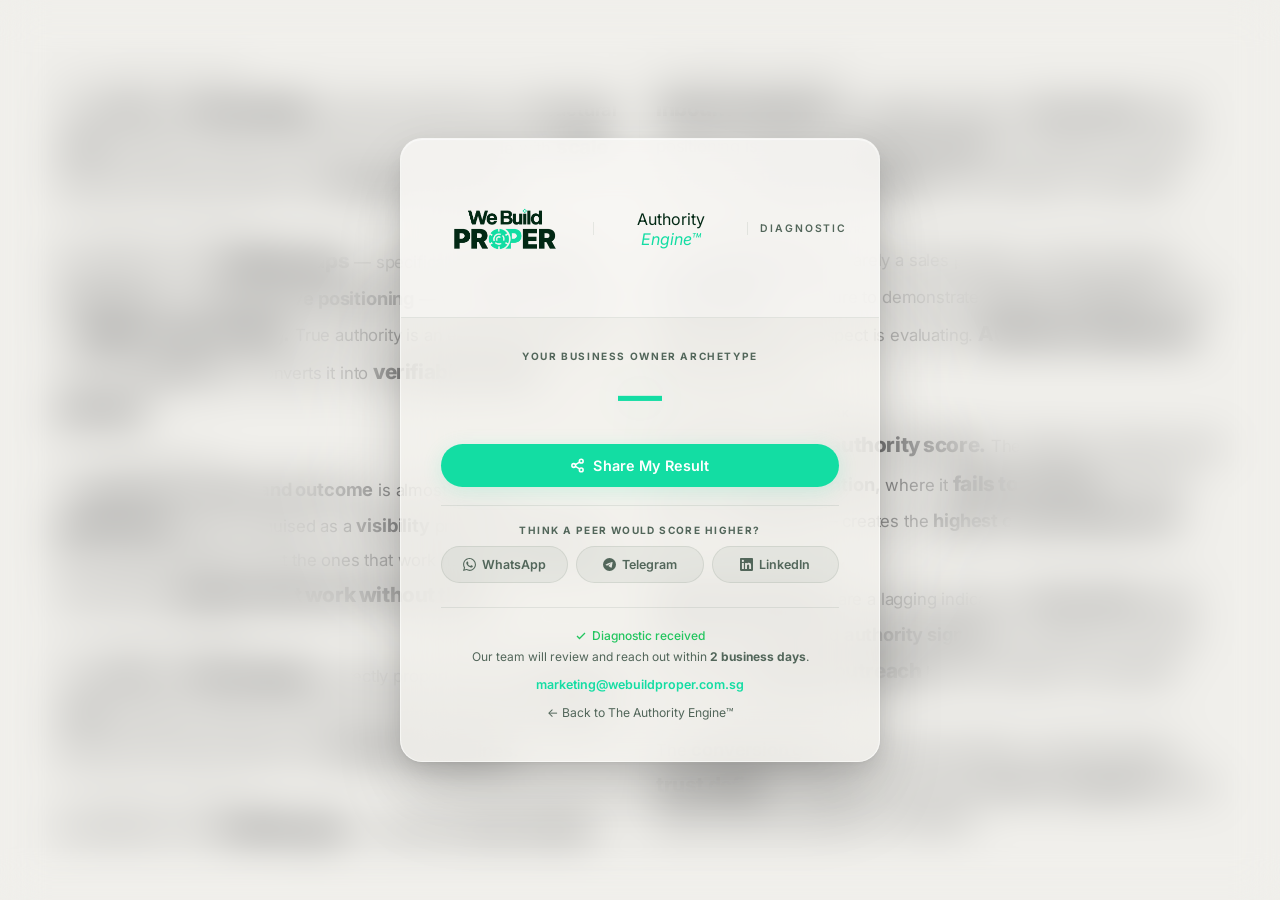
<file: thank-you.html>
<!DOCTYPE html>
<html lang="en">
<head>
<meta charset="UTF-8">
<meta name="viewport" content="width=device-width, initial-scale=1.0">
<title>Your Result — The Authority Engine™</title>
<meta property="og:type" content="website">
<meta property="og:site_name" content="Authority Engine™ by We Build Proper">
<meta property="og:url" content="https://authority-engine-xi.vercel.app/thank-you.html">
<meta id="og-title" property="og:title" content="My Business Owner Archetype — Authority Engine™">
<meta id="og-description" property="og:description" content="I just discovered my Business Owner Archetype on the Authority Engine™. Take the free 4-minute diagnostic to find yours.">
<meta id="og-image" property="og:image" content="https://authority-engine-xi.vercel.app/img/og/og-default.png">
<meta property="og:image:width" content="1200">
<meta property="og:image:height" content="630">
<meta name="twitter:card" content="summary_large_image">
<meta id="tw-title" name="twitter:title" content="My Business Owner Archetype — Authority Engine™">
<meta id="tw-description" name="twitter:description" content="I just discovered my Business Owner Archetype on the Authority Engine™. Take the free 4-minute diagnostic to find yours.">
<meta id="tw-image" name="twitter:image" content="https://authority-engine-xi.vercel.app/img/og/og-default.png">
<link rel="preconnect" href="https://fonts.googleapis.com">
<link rel="preconnect" href="https://fonts.gstatic.com" crossorigin>
<style>
  :root{
    --ink:#101114;--ink-light:#3b3f47;--ink-muted:#7a808d;
    --accent:#13dda3;--surface:#f4f4f0;--border:rgba(2,40,20,0.07);
    --arch-color:#13dda3;
  }
  *{box-sizing:border-box;margin:0;padding:0}

  /* ── Page canvas ── */
  body{
    font-family:'Inter',system-ui,sans-serif;
    background:#f0efeb;
    min-height:100vh;
    color:var(--ink);
    display:flex;
    align-items:flex-start;
    justify-content:center;
    padding:72px 20px;
    position:relative;
    overflow-x:hidden;
    overflow-y:auto;
  }

  /* ── Background text: sharp, full opacity ── */
  .bg-text-layer{
    position:fixed;
    inset:0;
    display:grid;
    grid-template-columns:1fr 1fr;
    gap:0;
    padding:48px 40px;
    pointer-events:none;
    user-select:none;
    z-index:0;
    overflow:hidden;
  }
  .bg-col{
    font-family:'Inter',system-ui,sans-serif;
    font-size:1.05rem;
    font-weight:400;
    letter-spacing:-0.01em;
    line-height:1.85;
    color:#101114;
    padding:0 16px;
    overflow:hidden;
  }
  .bg-col:first-child{ border-right:1px solid rgba(2,40,20,0.10); }
  .bg-col b{ font-weight:700; font-size:1.15rem; }
  .bg-col strong{ font-weight:800; font-size:1.3rem; letter-spacing:-0.02em; }
  .bg-col .bg-label{
    font-family:'Inter',system-ui,sans-serif;
    font-size:0.6rem; font-weight:700;
    letter-spacing:0.18em; text-transform:uppercase;
    opacity:0.5; display:block;
    margin-bottom:4px; margin-top:20px;
  }

  /* ── Radial blur vignette: strong at edges, fades to clear at centre ── */
  /* Achieved with a stacked blur overlay masked by a radial gradient */
  .bg-blur-overlay{
    position:fixed;
    inset:0;
    pointer-events:none;
    user-select:none;
    z-index:1; /* sits above text, below card */

    /* The blur effect: backdrop-filter blurs everything underneath */
    backdrop-filter:blur(22px);
    -webkit-backdrop-filter:blur(22px);

    /* Blue zone (near card): barely blurred, slightly legible */
    /* Red zone (outer): fully blurred, nothing readable */
    -webkit-mask-image:radial-gradient(
      ellipse 48% 62% at 50% 50%,
      transparent      0%,
      transparent      22%,
      rgba(0,0,0,0.18) 30%,
      rgba(0,0,0,0.48) 38%,
      rgba(0,0,0,0.78) 46%,
      rgba(0,0,0,0.94) 54%,
      black            62%
    );
    mask-image:radial-gradient(
      ellipse 48% 62% at 50% 50%,
      transparent      0%,
      transparent      22%,
      rgba(0,0,0,0.18) 30%,
      rgba(0,0,0,0.48) 38%,
      rgba(0,0,0,0.78) 46%,
      rgba(0,0,0,0.94) 54%,
      black            62%
    );
  }

  /* ── Floating card ── */
  .card-wrap{
    position:relative;
    z-index:2; /* above blur overlay */
    width:100%;
    max-width:480px;
    margin:auto 0; /* vertically centres on tall screens, top-aligns when content overflows */
  }
  .card{
    /* Frosted glass: translucent warm gray */
    background:rgba(244,243,239,0.72);
    backdrop-filter:blur(24px) saturate(1.4);
    -webkit-backdrop-filter:blur(24px) saturate(1.4);
    border:1px solid rgba(255,255,255,0.55);
    border-radius:22px;
    box-shadow:
      0 1px 1px rgba(255,255,255,0.6) inset,  /* top inner highlight */
      0 2px 4px rgba(0,0,0,0.04),
      0 8px 24px rgba(0,0,0,0.08),
      0 24px 56px rgba(0,0,0,0.12),
      0 48px 80px rgba(0,0,0,0.07);
    overflow:hidden;
    text-align:center;
  }

  /* ── Brand header ── */
  .brand-header{
    background:rgba(255,255,255,0.35);
    padding:18px 32px 16px;
    display:flex;align-items:center;justify-content:center;gap:8px;
    border-bottom:1px solid var(--border);
  }
  .brand-the{
    font-size:0.65rem;font-weight:600;letter-spacing:0.18em;
    text-transform:uppercase;color:var(--ink-muted);
  }
  .brand-name{
    font-family:'Inter',system-ui,sans-serif;
    font-size:1rem;color:var(--ink);
  }
  .brand-name em{color:var(--accent);font-style:italic;}
  .brand-sep{width:1px;height:13px;background:var(--border);margin:0 4px;}

  /* ── Card body ── */
  .card-body{padding:32px 40px 40px;}

  /* ── Archetype hero ── */
  .arch-eyebrow{
    font-size:0.63rem;font-weight:700;letter-spacing:0.16em;
    text-transform:uppercase;color:var(--ink-muted);margin-bottom:10px;
  }
  .arch-name{
    font-family:'Inter',system-ui,sans-serif;
    font-size:clamp(2rem,5vw,2.75rem);
    color:var(--arch-color);
    line-height:1.05;
    margin-bottom:6px;
    text-shadow:0 0 48px color-mix(in srgb, var(--arch-color) 20%, transparent);
  }
  .arch-score{
    font-size:0.85rem;font-weight:500;color:var(--ink-muted);
    margin-bottom:26px;letter-spacing:0.01em;
  }
  .arch-score strong{color:var(--ink);font-weight:700;}

  /* ── Dimension bars ── */
  .dims-block{
    background:rgba(255,255,255,0.45);
    border:1px solid rgba(255,255,255,0.5);
    border-radius:14px;
    padding:16px 18px;
    margin-bottom:18px;
    text-align:left;
  }
  .dims-title{
    font-size:0.6rem;font-weight:700;letter-spacing:0.14em;
    text-transform:uppercase;color:var(--ink-muted);margin-bottom:12px;
  }
  .dim-row{display:flex;align-items:center;gap:10px;margin-bottom:9px;}
  .dim-row:last-child{margin-bottom:0;}
  .dim-label{font-size:0.75rem;color:var(--ink-light);width:96px;flex-shrink:0;}
  .dim-bar-wrap{flex:1;background:rgba(2,40,20,0.07);border-radius:4px;height:4px;overflow:hidden;}
  .dim-bar{height:100%;border-radius:4px;background:var(--arch-color);transition:width 0.95s cubic-bezier(.22,1,.36,1);}
  .dim-val{font-size:0.72rem;font-weight:700;color:var(--ink-muted);width:28px;text-align:right;flex-shrink:0;}

  /* ── Growth path ── */
  .growth-path{
    border:1px solid color-mix(in srgb, var(--arch-color) 18%, transparent);
    background:color-mix(in srgb, var(--arch-color) 4%, white);
    border-radius:14px;
    padding:18px 20px;
    margin-bottom:22px;
    text-align:left;
  }
  .growth-path-label{
    font-size:0.6rem;font-weight:700;letter-spacing:0.14em;
    text-transform:uppercase;color:var(--arch-color);margin-bottom:5px;
  }
  .growth-path-headline{
    font-family:'Inter',system-ui,sans-serif;
    font-size:0.97rem;color:var(--ink);
    margin-bottom:6px;line-height:1.35;
  }
  .growth-path-sub{
    font-size:0.8rem;color:var(--ink-muted);margin-bottom:14px;line-height:1.6;
  }
  .tier-bar-wrap{
    background:rgba(2,40,20,0.07);
    border-radius:6px;height:5px;overflow:hidden;
  }
  .tier-bar{
    height:100%;border-radius:6px;
    background:var(--arch-color);
    transition:width 1.2s cubic-bezier(.22,1,.36,1);
  }
  .tier-labels{
    display:flex;justify-content:space-between;
    align-items:flex-start;gap:8px;margin-top:7px;
  }
  .tier-label-now{font-size:0.63rem;color:var(--arch-color);font-weight:700;flex-shrink:0;}
  .tier-label-next{font-size:0.63rem;color:var(--ink-muted);text-align:right;}

  /* ── Share CTA ── */
  .share-label{
    font-size:0.63rem;font-weight:700;letter-spacing:0.14em;
    text-transform:uppercase;color:var(--ink-muted);margin-bottom:12px;
  }
  .btn-share{
    display:inline-flex;align-items:center;justify-content:center;gap:8px;
    width:100%;
    background:#13dda3;color:white;
    border:none;border-radius:999px;
    padding:13px 32px;font-size:0.9rem;font-weight:600;
    cursor:pointer;transition:opacity 0.18s;
    font-family:'Inter',system-ui,sans-serif;
    box-shadow:0 4px 20px rgba(19,221,163,0.16);
    letter-spacing:0.01em;
  }
  .btn-share:hover{opacity:0.86;}
  .copy-confirm{font-size:0.78rem;color:#22c55e;margin-top:9px;display:none;}

  /* ── Footer ── */
  .card-footer{
    margin-top:24px;padding-top:18px;
    border-top:1px solid var(--border);
  }
  .check-inline{
    display:inline-flex;align-items:center;gap:5px;
    font-size:0.75rem;color:#22c55e;font-weight:500;margin-bottom:5px;
  }
  .check-inline svg{width:12px;height:12px;stroke:#22c55e;stroke-width:2.5;fill:none;}
  .footer-review{font-size:0.75rem;color:var(--ink-muted);margin-bottom:7px;line-height:1.5;}
  .contact-email{
    font-size:0.78rem;font-weight:600;
    color:var(--accent);text-decoration:none;transition:opacity 0.18s;
  }
  .contact-email:hover{opacity:0.72;}
  .home-link{
    display:inline-block;margin-top:12px;
    font-size:0.76rem;color:var(--ink-muted);text-decoration:none;
  }
  .home-link:hover{color:var(--ink);}

  @media(max-width:600px){
    body{align-items:flex-start;padding:40px 16px 60px;}
    .card-body{padding:26px 20px 32px;}
    .bg-text-layer{grid-template-columns:1fr;padding:24px 16px;}
    .bg-col:first-child{border-right:none;border-bottom:1px solid rgba(2,40,20,0.08);}
  }
</style>
<link rel="stylesheet" href="css/brand.css">
</head>
<body>

<!-- Radial blur vignette overlay -->
<div class="bg-blur-overlay" aria-hidden="true"></div>

<!-- Background blurred text layer -->
<div class="bg-text-layer" aria-hidden="true">
  <div class="bg-col">
    <span class="bg-label">01 // Systems Architecture</span>
    The <b>velocity</b> of <strong>brand equity</strong> is directly proportional to its <b>structural clarity.</b> Operators within the 31–60 index routinely struggle with <strong>scale</strong> because their internal systems lack <b>distribution pipelines.</b>
    <span class="bg-label">02 // Perception Synthesis</span>
    By auditing the core <strong>visibility gaps</strong> — specifically <b>cross-channel consistency</b> and <b>authoritative positioning</b> — we establish a baseline for <strong>digital compounding.</strong> True authority is an engine; it takes raw, unrefined <b>expertise</b> and converts it into <strong>verifiable market premium.</strong>
    <span class="bg-label">03 // Authority Engine</span>
    The <b>gap between effort and outcome</b> is almost always a <strong>positioning</strong> problem disguised as a <b>visibility</b> problem. Businesses that compound fastest are not the ones that work harder — they are the ones that build <strong>systems that work without them.</strong>
    <span class="bg-label">01 // Systems Architecture</span>
    The <b>velocity</b> of <strong>brand equity</strong> is directly proportional to its <b>structural clarity.</b> Operators within the 31–60 index routinely struggle with <strong>scale</strong> because their internal systems lack <b>distribution pipelines.</b>
    <span class="bg-label">02 // Perception Synthesis</span>
    By auditing the core <strong>visibility gaps</strong> — specifically <b>cross-channel consistency</b> and <b>authoritative positioning</b> — we establish a baseline for <strong>digital compounding.</strong>
  </div>
  <div class="bg-col">
    <span class="bg-label">04 // Market Position Index</span>
    <strong>Inbound enquiries</strong> are a lagging indicator of <b>brand clarity.</b> When positioning is sharp and <b>authority signals</b> are consistent, the market self-selects. <strong>Manual outreach</strong> becomes optional, not essential.
    <span class="bg-label">05 // Conversion Architecture</span>
    The <b>conversion gap</b> is rarely a sales problem. It is almost always a <strong>trust deficit</strong> — a failure to demonstrate <b>proof of competence</b> at the exact moment the prospect is evaluating. <strong>Authority compresses</strong> the decision cycle.
    <span class="bg-label">06 // Diagnostic Framework</span>
    Five dimensions. One <strong>authority score.</strong> The diagnostic isolates where your brand <b>leaks attention,</b> where it <strong>fails to convert,</strong> and which lever — when pulled — creates the <b>highest compounding return.</b>
    <span class="bg-label">04 // Market Position Index</span>
    <strong>Inbound enquiries</strong> are a lagging indicator of <b>brand clarity.</b> When positioning is sharp and <b>authority signals</b> are consistent, the market self-selects. <strong>Manual outreach</strong> becomes optional, not essential.
    <span class="bg-label">05 // Conversion Architecture</span>
    The <b>conversion gap</b> is rarely a sales problem. It is almost always a <strong>trust deficit</strong> — a failure to demonstrate <b>proof of competence</b> at the exact moment the prospect is evaluating.
  </div>
</div>

<!-- Floating card -->
<div class="card-wrap">
  <div class="card">

    <!-- Brand header -->
    <div class="brand-header">
      <img src="img/wbp-logo-wbp.png" alt="We Build Proper" style="height:144px; width:auto; display:block; margin-right:4px;">
      <span class="brand-sep"></span>
      <span class="brand-name">Authority <em>Engine™</em></span>
      <span class="brand-sep"></span>
      <span class="brand-the">Diagnostic</span>
    </div>

    <div class="card-body">

      <!-- Archetype hero -->
      <div class="arch-eyebrow">Your Business Owner Archetype</div>
      <div class="arch-name" id="archName">—</div>
      <div class="arch-score" id="archScore"></div>

      <!-- Dimension bars -->
      <div class="dims-block" id="dimsBlock" style="display:none;">
        <div class="dims-title">Your 5 Growth Dimensions</div>
        <div id="dimRows"></div>
      </div>

      <!-- Growth path -->
      <div class="growth-path" id="growthPathBlock" style="display:none;">
        <div class="growth-path-label">Your Growth Path</div>
        <div class="growth-path-headline" id="growthHeadline"></div>
        <div class="growth-path-sub" id="growthSub"></div>
        <div class="tier-bar-wrap"><div class="tier-bar" id="tierBar" style="width:0%"></div></div>
        <div class="tier-labels">
          <span class="tier-label-now" id="tierLabelNow"></span>
          <span class="tier-label-next" id="tierLabelNext"></span>
        </div>
      </div>

      <!-- Share CTA -->
      <button class="btn-share" id="shareBtn">
        <svg width="15" height="15" viewBox="0 0 24 24" fill="none" stroke="currentColor" stroke-width="2.5" stroke-linecap="round" stroke-linejoin="round"><circle cx="18" cy="5" r="3"/><circle cx="6" cy="12" r="3"/><circle cx="18" cy="19" r="3"/><line x1="8.59" y1="13.51" x2="15.42" y2="17.49"/><line x1="15.41" y1="6.51" x2="8.59" y2="10.49"/></svg>
        Share My Result
      </button>
      <div class="copy-confirm" id="copyConfirm">Copied to clipboard!</div>

      <!-- Challenge a Peer -->
      <div style="margin-top:18px; padding-top:18px; border-top:1px solid var(--border);">
        <div style="font-size:0.63rem; font-weight:700; letter-spacing:0.14em; text-transform:uppercase; color:var(--ink-muted); margin-bottom:10px;">Think a peer would score higher?</div>
        <div style="display:flex; gap:8px; flex-wrap:wrap;">
          <button id="challengeWhatsApp" style="flex:1; min-width:80px; display:inline-flex; align-items:center; justify-content:center; gap:6px; background:rgba(2,40,20,0.05); border:1px solid var(--border); border-radius:999px; padding:10px 14px; font-size:0.78rem; font-weight:600; font-family:'Inter',system-ui,sans-serif; color:var(--ink-light); cursor:pointer; transition:background 0.18s, border-color 0.18s;" onmouseover="this.style.background='rgba(2,40,20,0.09)'" onmouseout="this.style.background='rgba(2,40,20,0.05)'">
            <svg width="13" height="13" viewBox="0 0 24 24" fill="currentColor"><path d="M17.472 14.382c-.297-.149-1.758-.867-2.03-.967-.273-.099-.471-.148-.67.15-.197.297-.767.966-.94 1.164-.173.199-.347.223-.644.075-.297-.15-1.255-.463-2.39-1.475-.883-.788-1.48-1.761-1.653-2.059-.173-.297-.018-.458.13-.606.134-.133.298-.347.446-.52.149-.174.198-.298.298-.497.099-.198.05-.371-.025-.52-.075-.149-.669-1.612-.916-2.207-.242-.579-.487-.5-.669-.51-.173-.008-.371-.01-.57-.01-.198 0-.52.074-.792.372-.272.297-1.04 1.016-1.04 2.479 0 1.462 1.065 2.875 1.213 3.074.149.198 2.096 3.2 5.077 4.487.709.306 1.262.489 1.694.625.712.227 1.36.195 1.871.118.571-.085 1.758-.719 2.006-1.413.248-.694.248-1.289.173-1.413-.074-.124-.272-.198-.57-.347m-5.421 7.403h-.004a9.87 9.87 0 01-5.031-1.378l-.361-.214-3.741.982.998-3.648-.235-.374a9.86 9.86 0 01-1.51-5.26c.001-5.45 4.436-9.884 9.888-9.884 2.64 0 5.122 1.03 6.988 2.898a9.825 9.825 0 012.893 6.994c-.003 5.45-4.437 9.884-9.885 9.884m8.413-18.297A11.815 11.815 0 0012.05 0C5.495 0 .16 5.335.157 11.892c0 2.096.547 4.142 1.588 5.945L.057 24l6.305-1.654a11.882 11.882 0 005.683 1.448h.005c6.554 0 11.89-5.335 11.893-11.893a11.821 11.821 0 00-3.48-8.413z"/></svg>
            WhatsApp
          </button>
          <button id="challengeTelegram" style="flex:1; min-width:80px; display:inline-flex; align-items:center; justify-content:center; gap:6px; background:rgba(2,40,20,0.05); border:1px solid var(--border); border-radius:999px; padding:10px 14px; font-size:0.78rem; font-weight:600; font-family:'Inter',system-ui,sans-serif; color:var(--ink-light); cursor:pointer; transition:background 0.18s;" onmouseover="this.style.background='rgba(2,40,20,0.09)'" onmouseout="this.style.background='rgba(2,40,20,0.05)'">
            <svg width="13" height="13" viewBox="0 0 24 24" fill="currentColor"><path d="M11.944 0A12 12 0 0 0 0 12a12 12 0 0 0 12 12 12 12 0 0 0 12-12A12 12 0 0 0 12 0a12 12 0 0 0-.056 0zm4.962 7.224c.1-.002.321.023.465.14a.506.506 0 0 1 .171.325c.016.093.036.306.02.472-.18 1.898-.962 6.502-1.36 8.627-.168.9-.499 1.201-.82 1.23-.696.065-1.225-.46-1.9-.902-1.056-.693-1.653-1.124-2.678-1.8-1.185-.78-.417-1.21.258-1.91.177-.184 3.247-2.977 3.307-3.23.007-.032.014-.15-.056-.212s-.174-.041-.249-.024c-.106.024-1.793 1.14-5.061 3.345-.48.33-.913.49-1.302.48-.428-.008-1.252-.241-1.865-.44-.752-.245-1.349-.374-1.297-.789.027-.216.325-.437.893-.663 3.498-1.524 5.83-2.529 6.998-3.014 3.332-1.386 4.025-1.627 4.476-1.635z"/></svg>
            Telegram
          </button>
          <button id="challengeLinkedIn" style="flex:1; min-width:80px; display:inline-flex; align-items:center; justify-content:center; gap:6px; background:rgba(2,40,20,0.05); border:1px solid var(--border); border-radius:999px; padding:10px 14px; font-size:0.78rem; font-weight:600; font-family:'Inter',system-ui,sans-serif; color:var(--ink-light); cursor:pointer; transition:background 0.18s;" onmouseover="this.style.background='rgba(2,40,20,0.09)'" onmouseout="this.style.background='rgba(2,40,20,0.05)'">
            <svg width="13" height="13" viewBox="0 0 24 24" fill="currentColor"><path d="M20.447 20.452h-3.554v-5.569c0-1.328-.027-3.037-1.852-3.037-1.853 0-2.136 1.445-2.136 2.939v5.667H9.351V9h3.414v1.561h.046c.477-.9 1.637-1.85 3.37-1.85 3.601 0 4.267 2.37 4.267 5.455v6.286zM5.337 7.433a2.062 2.062 0 0 1-2.063-2.065 2.064 2.064 0 1 1 2.063 2.065zm1.782 13.019H3.555V9h3.564v11.452zM22.225 0H1.771C.792 0 0 .774 0 1.729v20.542C0 23.227.792 24 1.771 24h20.451C23.2 24 24 23.227 24 22.271V1.729C24 .774 23.2 0 22.222 0h.003z"/></svg>
            LinkedIn
          </button>
        </div>
      </div>

      <!-- Footer -->
      <div class="card-footer">
        <div class="check-inline">
          <svg viewBox="0 0 24 24"><polyline points="20 6 9 17 4 12"/></svg>
          Diagnostic received
        </div>
        <div class="footer-review">Our team will review and reach out within <strong>2 business days</strong>.</div>
        <a class="contact-email" href="mailto:marketing@webuildproper.com.sg">marketing@webuildproper.com.sg</a>
        <br>
        <a class="home-link" href="index.html">← Back to The Authority Engine™</a>
      </div>

    </div><!-- /.card-body -->
  </div><!-- /.card -->
</div><!-- /.card-wrap -->

<script>
(function() {
  const archetype = sessionStorage.getItem('ae_archetype');
  const score     = parseInt(sessionStorage.getItem('ae_score') || '0', 10);
  const primary   = sessionStorage.getItem('ae_primary') || '';
  let dims = null;
  try { dims = JSON.parse(sessionStorage.getItem('ae_dims') || 'null'); } catch(e) {}

  const colorMap = {
    'Market Leader':      '#22c55e',
    'Rising Authority':   '#13dda3',
    'Hustling Builder':   '#f59e0b',
    'Invisible Operator': '#6b7280'
  };

  const tierMap = {
    'Invisible Operator': { next: 'Hustling Builder', prevMin: 0,  min: 31 },
    'Hustling Builder':   { next: 'Rising Authority', prevMin: 31, min: 61 },
    'Rising Authority':   { next: 'Market Leader',    prevMin: 61, min: 81 },
    'Market Leader':      { next: null,               prevMin: 81, min: 100 }
  };

  const growthCopy = {
    'Invisible Operator': {
      headline: 'The Strategy Gap: Visibility & Positioning.',
      sub: 'Effort alone cannot build what structure can. We engineer your authority foundation so the market begins coming to you — before you even reach out.'
    },
    'Hustling Builder': {
      headline: 'The Strategy Gap: Systems & Positioning.',
      sub: 'Hard work got you here; infrastructure takes you next. We optimise your authority engine so you can transition from manual building to effortless market leadership.'
    },
    'Rising Authority': {
      headline: 'The Strategy Gap: Conversion & Scale.',
      sub: 'You have the credibility — now it needs to convert consistently. We turn your existing authority into a predictable pipeline.'
    },
    'Market Leader': {
      headline: 'The Opportunity: Compound & Protect.',
      sub: 'You\'ve built what most businesses never reach. We help you systematise it so it scales without depending on you personally.'
    }
  };

  const dimOrder = ['Positioning','Visibility','Authority','System Assets','Conversion'];
  const archColor = archetype ? (colorMap[archetype] || '#13dda3') : '#13dda3';
  document.documentElement.style.setProperty('--arch-color', archColor);

  const quizUrl = window.location.origin + '/quiz.html';

  // Archetype name + score
  if (archetype) {
    document.getElementById('archName').textContent = archetype;
    const scoreLine = score > 0
      ? `Authority Score: <strong>${score} / 100</strong>${primary ? ` &nbsp;·&nbsp; Primary gap: ${primary}` : ''}`
      : `Authority Score: <strong>—</strong>`;
    document.getElementById('archScore').innerHTML = scoreLine;
  }

  // Dimension bars
  if (dims) {
    const block = document.getElementById('dimsBlock');
    const rows  = document.getElementById('dimRows');
    block.style.display = 'block';
    dimOrder.forEach(name => {
      const key = name === 'System Assets' ? 'SystemAssets' : name;
      const val = dims[key] !== undefined ? dims[key] : dims[name];
      if (val === undefined) return;
      const pct = Math.round((val / 20) * 100);
      const isPrimary = name === primary;
      rows.innerHTML += `
        <div class="dim-row">
          <span class="dim-label" style="${isPrimary ? 'color:var(--arch-color);font-weight:600;' : ''}">${name}</span>
          <div class="dim-bar-wrap"><div class="dim-bar" style="width:0%" data-pct="${pct}"></div></div>
          <span class="dim-val">${Math.round(val)}</span>
        </div>`;
    });
    requestAnimationFrame(() => {
      document.querySelectorAll('.dim-bar').forEach(b => { b.style.width = b.dataset.pct + '%'; });
    });
  }

  // Growth path
  if (archetype && tierMap[archetype]) {
    const tier  = tierMap[archetype];
    const copy  = growthCopy[archetype];
    const block = document.getElementById('growthPathBlock');
    block.style.display = 'block';
    document.getElementById('growthHeadline').textContent = copy.headline;
    document.getElementById('growthSub').textContent = copy.sub;
    document.getElementById('tierLabelNow').textContent = archetype;

    if (tier.next) {
      const range = tier.min - tier.prevMin;
      const pct   = score > 0 ? Math.round(((score - tier.prevMin) / range) * 100) : 4;
      document.getElementById('tierLabelNext').textContent = `Next Milestone: ${tier.next} (${tier.min} pts) →`;
      requestAnimationFrame(() => {
        document.getElementById('tierBar').style.width = Math.max(4, Math.min(99, pct)) + '%';
      });
    } else {
      document.getElementById('tierLabelNext').textContent = 'Peak achieved';
      requestAnimationFrame(() => { document.getElementById('tierBar').style.width = '100%'; });
    }
  }

  // Share message
  const shareMsg = archetype
    ? `I just discovered I'm a ${archetype} (${score > 0 ? score + '/100' : 'scored'}) on The Authority Engine™ — a business diagnostic by WBP. What's your archetype? ${quizUrl}`
    : `Discover your business owner archetype on The Authority Engine™: ${quizUrl}`;

  document.getElementById('shareBtn').addEventListener('click', () => {
    if (navigator.share) {
      navigator.share({ text: shareMsg }).catch(() => {});
    } else {
      navigator.clipboard.writeText(shareMsg).then(() => {
        const confirm = document.getElementById('copyConfirm');
        confirm.style.display = 'block';
        setTimeout(() => { confirm.style.display = 'none'; }, 3000);
      }).catch(() => { prompt('Copy this message:', shareMsg); });
    }
  });

  /* ── Challenge a Peer mechanic ── */
  const challengeMsg = archetype
    ? `I'm a ${archetype} on The Authority Engine™ — a business diagnostic that tells you exactly what's holding your growth back. Curious what you'd score? It takes 4 minutes. ${quizUrl}?ref=peer_challenge`
    : `Discover your Business Owner Archetype on The Authority Engine™: ${quizUrl}?ref=peer_challenge`;

  function shareChallenge(platform) {
    const encoded = encodeURIComponent(challengeMsg);
    const urls = {
      whatsapp: `https://wa.me/?text=${encoded}`,
      telegram: `https://t.me/share/url?url=${encodeURIComponent(quizUrl + '?ref=peer_challenge')}&text=${encoded}`,
      linkedin: `https://www.linkedin.com/feed/?shareActive=true&text=${encoded}`
    };
    if (urls[platform]) window.open(urls[platform], '_blank');
  }

  document.getElementById('challengeWhatsApp').addEventListener('click', () => shareChallenge('whatsapp'));
  document.getElementById('challengeTelegram').addEventListener('click', () => shareChallenge('telegram'));
  document.getElementById('challengeLinkedIn').addEventListener('click', () => shareChallenge('linkedin'));

  /* ── Dynamic OG tags ── */
  try {
    const ogImages = {
      'Invisible Operator': '/img/og/og-invisible-operator.png',
      'Hustling Builder':   '/img/og/og-hustling-builder.png',
      'Rising Authority':   '/img/og/og-rising-authority.png',
      'Market Leader':      '/img/og/og-market-leader.png'
    };
    if (archetype) {
      const title = `I'm a ${archetype} (${score}/100) — Authority Engine™`;
      const desc  = `My Business Owner Archetype is ${archetype}. Take the free Authority Engine™ diagnostic to find yours — 4 minutes, brutally honest.`;
      const img   = 'https://authority-engine-xi.vercel.app' + (ogImages[archetype] || '/img/og/og-default.png');
      document.getElementById('og-title').setAttribute('content', title);
      document.getElementById('og-description').setAttribute('content', desc);
      document.getElementById('og-image').setAttribute('content', img);
      document.getElementById('tw-title').setAttribute('content', title);
      document.getElementById('tw-description').setAttribute('content', desc);
      document.getElementById('tw-image').setAttribute('content', img);
      document.title = title;
    }
  } catch(e) {}
})();
</script>
</body>
</html>
</file>
<file: css/brand.css>
/* ─────────────────────────────────────────────
   WE BUILD PROPER — Brand Experiment Overrides
   RGB Digital Architecture / June 2026 V1.0
   ───────────────────────────────────────────── */

@import url('https://fonts.googleapis.com/css2?family=Inter:ital,wght@0,400;0,600;0,700;1,400&display=swap');

/* ── BRAND TOKENS ── */
:root {
  --ink:           #022814;
  --ink-light:     #52665a;
  --ink-muted:     #52665a;
  --accent:        #13dda3;
  --cream:         #F7FAFC;
  --white:         #FFFFFF;
  --surface:       #F7FAFC;
  --border:        rgba(2,40,20,0.08);
  --border-strong: rgba(2,40,20,0.15);
  --shadow-sm:     0 2px 8px  rgba(2,40,20,0.06);
  --shadow-md:     0 8px 32px rgba(2,40,20,0.10);
  --shadow-lg:     0 24px 64px rgba(2,40,20,0.14);
  --color-accent-glow: rgba(19,221,163,0.20);
  --color-accent-tint: rgba(19,221,163,0.08);
  --color-accent-tint-border: rgba(19,221,163,0.20);
}

/* ── BASE TYPOGRAPHY ── */
body {
  font-family: 'Inter', system-ui, sans-serif;
  font-weight: 400;
}

h1, h2, h3, h4 {
  font-family: 'Inter', system-ui, sans-serif;
  font-weight: 700;
  letter-spacing: -0.02em;
}

h3 {
  font-weight: 600;
  letter-spacing: -0.01em;
}

/* ── REPLACE ALL INSTRUMENT SERIF / DM SANS REFERENCES ── */
.nav-logo-top,
.nav-logo-main,
.nav-logo-main span,
.footer-logo-main,
.footer-logo-main span,
.hero-portrait-badge strong,
.floating-badge-top span,
.bold-statement,
.sg-band-headline,
.shift-sub,
.deliv-num,
.price-amount,
.price-currency,
.proof-quote,
.arch-name,
.score-number,
.diag-state-name,
.res-arch-name,
.nav-cta,
.btn,
input,
textarea {
  font-family: 'Inter', system-ui, sans-serif;
}

/* Weight adjustments where Instrument Serif 400 needs a heavier Inter equivalent */
.bold-statement   { font-weight: 600; }
.sg-band-headline { font-weight: 700; }
.arch-name        { font-weight: 700; }
.score-number     { font-weight: 700; }
.deliv-num        { font-weight: 700; }
.proof-quote      { font-style: italic; font-weight: 400; }
.floating-badge-top span { font-weight: 700; }
.hero-portrait-badge strong { font-weight: 700; }

/* ── NAV BACKGROUND: swap cream rgba to new surface ── */
nav {
  background: rgba(247,250,252,0.90);
}

/* ── BUTTON HOVER GLOWS: replace blue with mint ── */
.btn-primary:hover {
  box-shadow: 0 12px 32px rgba(19,221,163,0.28);
}
.btn-dark:hover {
  box-shadow: 0 12px 32px rgba(2,40,20,0.25);
}
.nav-cta:hover {
  box-shadow: 0 6px 20px rgba(2,40,20,0.2);
}

/* ── SHIFT SECTION: accent-tinted cards ── */
.shift-col.with {
  background: rgba(19,221,163,0.10);
  border: 1px solid rgba(19,221,163,0.25);
}
.shift-col.with:hover {
  border-color: rgba(19,221,163,0.45);
  box-shadow: 0 18px 50px rgba(19,221,163,0.14);
}
.with .marker {
  background: rgba(19,221,163,0.35);
  color: #0aad81;
}

/* ── OPTIONAL / FEATURE TAGS ── */
.optional-tag {
  background: rgba(19,221,163,0.12);
  color: #0aad81;
}

/* ── PROOF / TESTIMONIAL CARD ── */
.proof-card-accent {
  background: rgba(19,221,163,0.07);
}

/* ── FINAL CTA radial glow ── */
#final-cta::before {
  background: radial-gradient(ellipse at center, rgba(19,221,163,0.15) 0%, transparent 70%);
}

/* ── FOOTER logo accent span ── */
.footer-logo-main span {
  color: rgba(19,221,163,0.85);
  font-style: normal;
}

/* ── PURPLE TO GREEN CONVERSIONS ── */
.hero-h1 em,
.sg-band-eyebrow,
.eyebrow[style*="rgba(140,140,255"] {
  color: var(--accent) !important;
}
.shift-col.with .shift-col-label {
  color: var(--accent) !important;
}

/* ── LOGO SWITCHING (light vs dark background context) ── */
.logo-light-bg { display: block; }
.logo-dark-bg  { display: none; }

footer .logo-light-bg,
.dark-nav .logo-light-bg {
  display: none;
}
footer .logo-dark-bg,
.dark-nav .logo-dark-bg {
  display: block;
}
</file>
